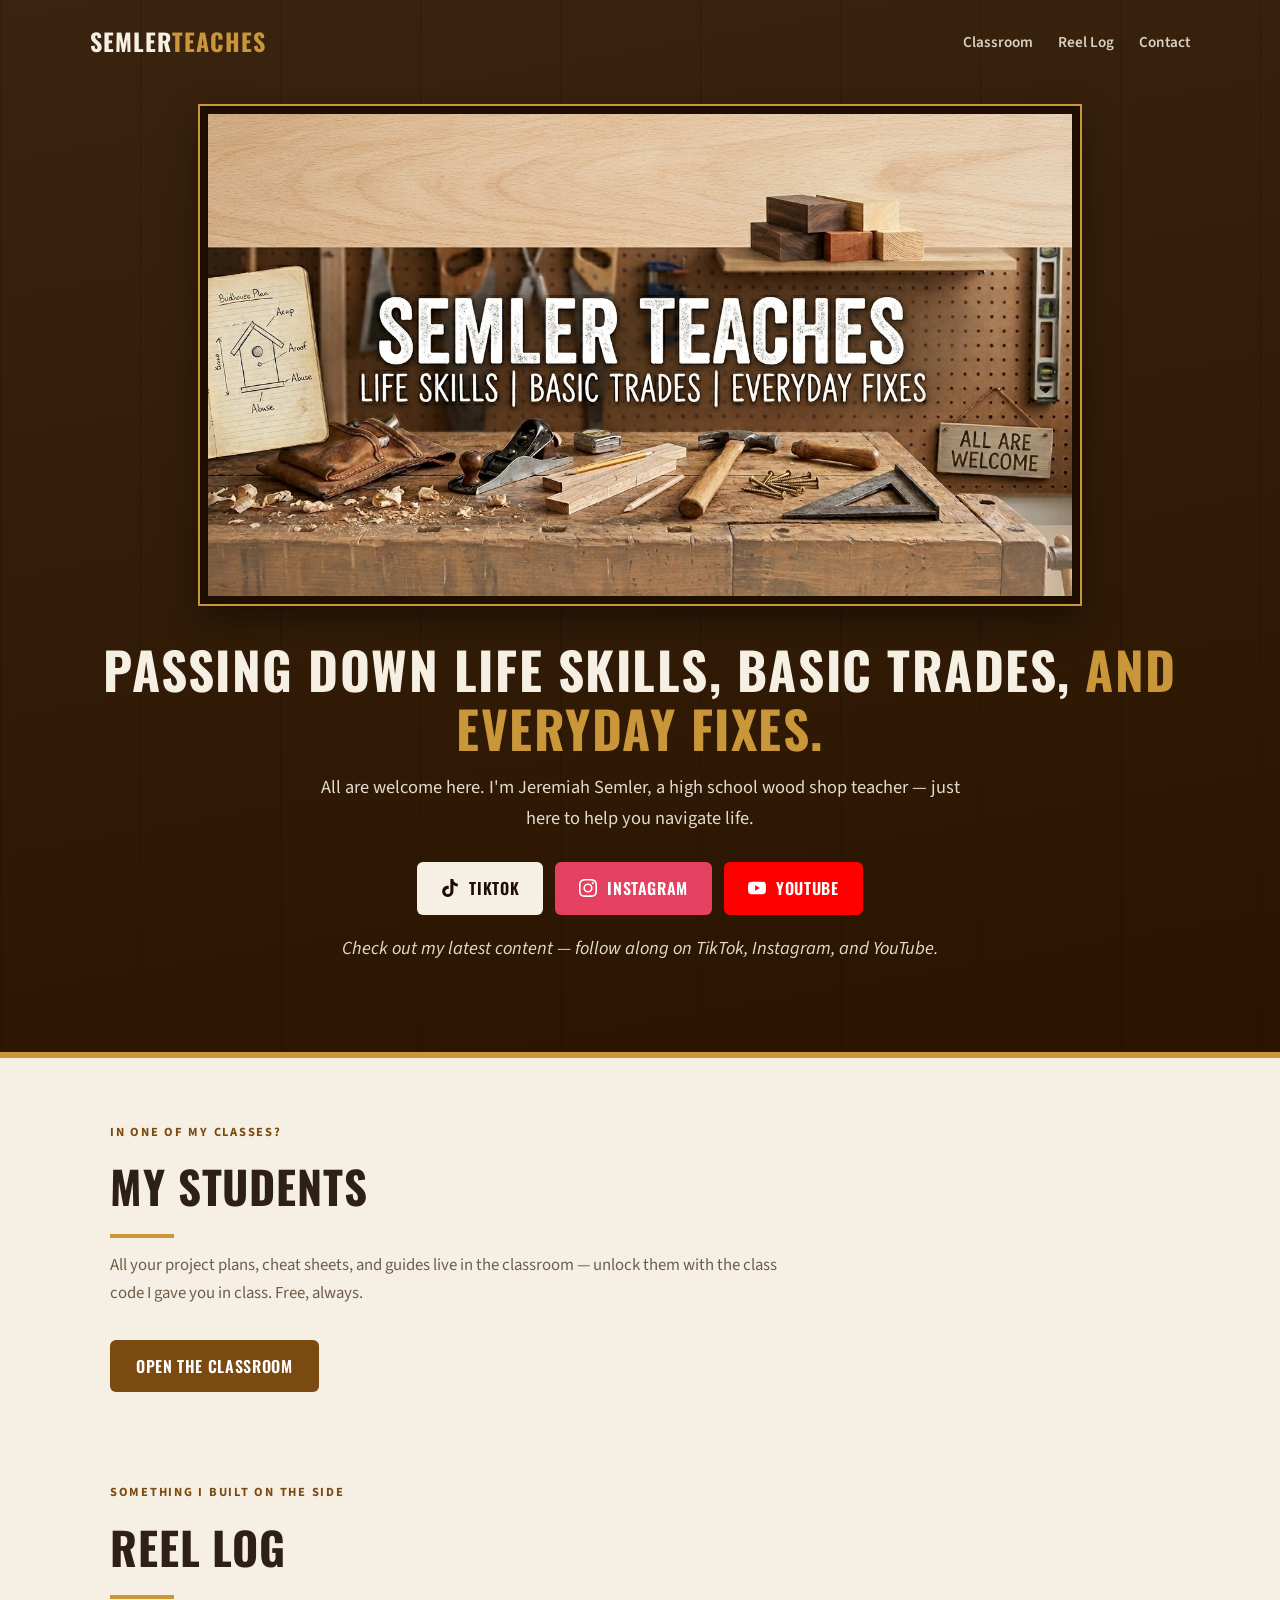
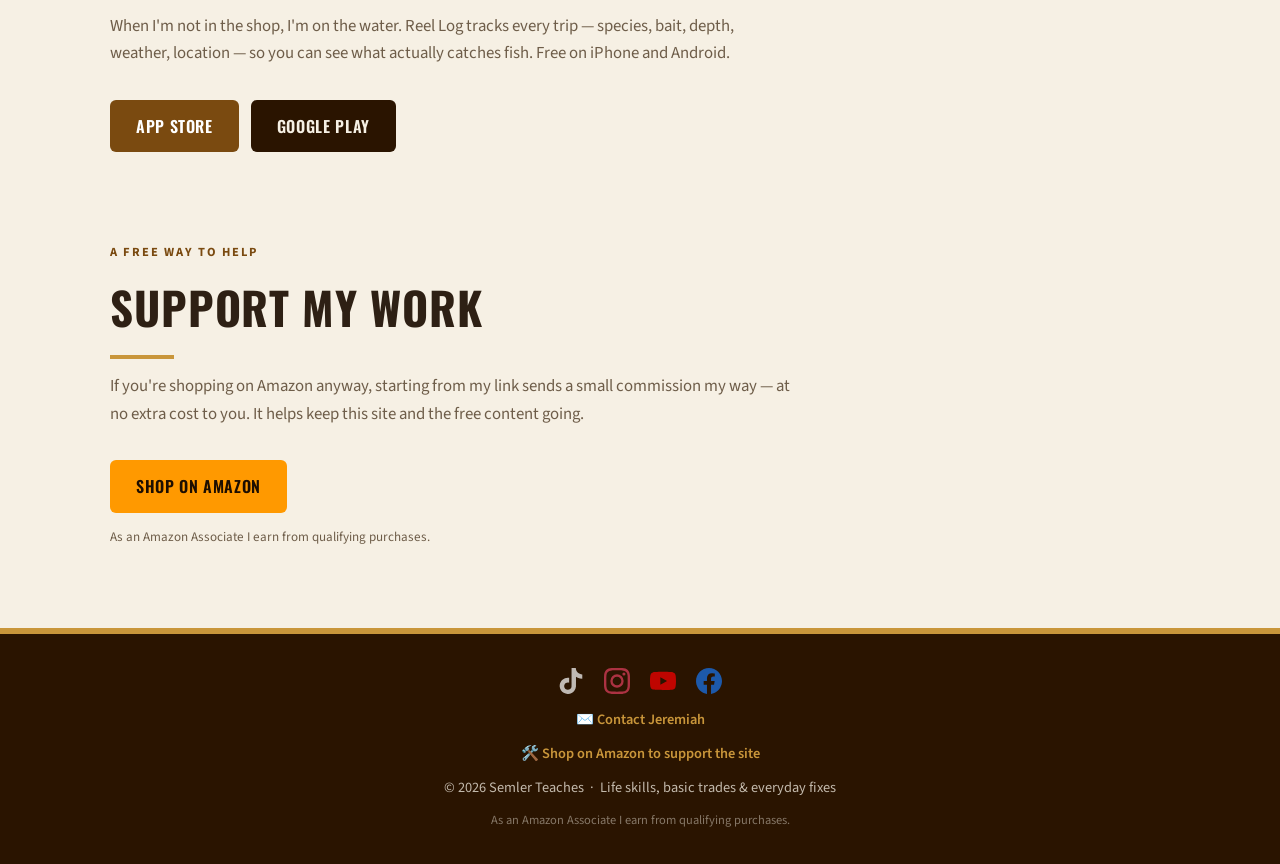
<file: index.html>
<!DOCTYPE html>
<html lang="en">
<head>
  <meta charset="UTF-8" />
  <meta name="viewport" content="width=device-width, initial-scale=1.0" />
  <link rel="icon" href="/favicon.svg" type="image/svg+xml" />
  <title>Semler Teaches | Life Skills, Basic Trades & Everyday Fixes</title>
  <meta name="description" content="Semler Teaches — a high school wood shop teacher sharing life skills, basic trades, and everyday fixes on TikTok, Instagram, and YouTube. Student classroom resources inside." />
  <link rel="canonical" href="https://semlerteaches.com/" />

  <!-- Open Graph / Twitter -->
  <meta property="og:type" content="website" />
  <meta property="og:site_name" content="Semler Teaches" />
  <meta property="og:title" content="Semler Teaches | Life Skills, Basic Trades & Everyday Fixes" />
  <meta property="og:description" content="A high school wood shop teacher sharing life skills, basic trades, and everyday fixes — plus student classroom resources." />
  <meta property="og:url" content="https://semlerteaches.com/" />
  <meta property="og:image" content="https://semlerteaches.com/images/shop-banner.jpg" />
  <meta name="twitter:card" content="summary_large_image" />
  <meta name="twitter:title" content="Semler Teaches | Life Skills, Basic Trades & Everyday Fixes" />
  <meta name="twitter:description" content="Life skills, basic trades, and everyday fixes from a real shop teacher — plus classroom resources." />
  <meta name="twitter:image" content="https://semlerteaches.com/images/shop-banner.jpg" />

  <!-- Teaching brand — WebSite + Person structured data -->
  <script type="application/ld+json">
  {
    "@context": "https://schema.org",
    "@graph": [
      {
        "@type": "WebSite",
        "@id": "https://semlerteaches.com/#website",
        "url": "https://semlerteaches.com/",
        "name": "Semler Teaches",
        "description": "Life skills, basic trades, and everyday fixes from a high school wood shop teacher."
      },
      {
        "@type": "Person",
        "@id": "https://semlerteaches.com/#jeremiah",
        "name": "Jeremiah Semler",
        "jobTitle": "High school wood shop teacher",
        "url": "https://semlerteaches.com/",
        "sameAs": [
          "https://tiktok.com/@semlerteaches",
          "https://instagram.com/semlerteaches",
          "https://youtube.com/@semlerteaches",
          "https://facebook.com/semlerteaches"
        ]
      }
    ]
  }
  </script>

  <link rel="preconnect" href="https://fonts.googleapis.com" />
  <link rel="preconnect" href="https://fonts.gstatic.com" crossorigin />
  <link href="https://fonts.googleapis.com/css2?family=Oswald:wght@500;600;700&family=Source+Sans+3:wght@400;600;700&display=swap" rel="stylesheet" />
  <style>
    :root {
      --bg: #f6f0e4;
      --text: #2e2014;
      --muted: #6e5d49;
      --card: #fffdf8;
      --wood: #7a4a10;
      --wood-mid: #9c6420;
      --wood-dark: #2a1400;
      --gold: #c9963a;
      --border: #e0d3bc;
      --cream: #f1e6d2;
    }

    * { box-sizing: border-box; margin: 0; padding: 0; }

    body {
      font-family: 'Source Sans 3', Georgia, serif;
      background: var(--bg);
      color: var(--text);
      line-height: 1.65;
    }

    h1, h2, h3, .logo, .section-title, .btn {
      font-family: 'Oswald', 'Arial Narrow', sans-serif;
    }

    /* ── Header ── */
    header {
      position: relative;
      background:
        repeating-linear-gradient(90deg, rgba(0,0,0,0.10) 0px, rgba(0,0,0,0.10) 2px, transparent 2px, transparent 140px),
        linear-gradient(170deg, #3a2410 0%, #2a1400 100%);
      color: #f6f0e4;
      padding: 22px 20px 0;
      border-bottom: 6px solid var(--gold);
    }

    .nav {
      max-width: 1100px;
      margin: 0 auto;
      display: flex;
      justify-content: space-between;
      align-items: center;
      gap: 16px;
      flex-wrap: wrap;
      padding-bottom: 18px;
    }

    .logo {
      font-size: 1.5rem;
      font-weight: 700;
      letter-spacing: 0.04em;
      text-transform: uppercase;
      text-decoration: none;
      color: #f6f0e4;
    }

    .logo span { color: var(--gold); }

    .nav-links a {
      color: rgba(246,240,228,0.85);
      text-decoration: none;
      margin-left: 22px;
      font-weight: 600;
      font-size: 0.95rem;
      transition: color 0.15s;
    }

    .nav-links a:hover { color: var(--gold); }

    .hero {
      max-width: 1100px;
      margin: 0 auto;
      padding: 26px 0 60px;
      text-align: center;
    }

    .hero-banner {
      display: block;
      width: 100%;
      height: auto;
      max-width: 880px;
      margin: 0 auto 36px;
      border: 8px solid #1d0e00;
      outline: 2px solid var(--gold);
      box-shadow: 0 14px 34px rgba(0,0,0,0.45);
    }

    .hero h1 {
      font-size: clamp(1.9rem, 4.5vw, 3.2rem);
      font-weight: 700;
      text-transform: uppercase;
      letter-spacing: 0.03em;
      line-height: 1.15;
      margin-bottom: 14px;
    }

    .hero h1 em { font-style: normal; color: var(--gold); }

    .hero p {
      font-size: 1.15rem;
      max-width: 640px;
      margin: 0 auto 28px;
      opacity: 0.9;
      line-height: 1.7;
    }

    /* ── Follow buttons (hero) ── */
    .follow-row {
      display: flex;
      gap: 12px;
      flex-wrap: wrap;
      justify-content: center;
      margin-bottom: 18px;
    }

    .follow-btn {
      display: inline-flex;
      align-items: center;
      gap: 10px;
      padding: 13px 24px;
      border-radius: 6px;
      text-decoration: none;
      font-family: 'Oswald', sans-serif;
      font-weight: 600;
      font-size: 1rem;
      letter-spacing: 0.04em;
      text-transform: uppercase;
      transition: transform 0.12s, box-shadow 0.12s;
    }

    .follow-btn:hover { transform: translateY(-2px); box-shadow: 0 8px 20px rgba(0,0,0,0.35); }
    .fb-tiktok    { background: #f6f0e4; color: #1d0e00; }
    .fb-instagram { background: #E4405F; color: #fff; }
    .fb-youtube   { background: #FF0000; color: #fff; }

    .hero-note {
      font-size: 0.92rem;
      opacity: 0.65;
      font-style: italic;
    }

    .button-row {
      display: flex;
      gap: 12px;
      flex-wrap: wrap;
      justify-content: center;
    }

    .btn {
      display: inline-block;
      padding: 13px 26px;
      border-radius: 6px;
      text-decoration: none;
      font-weight: 600;
      font-size: 1rem;
      letter-spacing: 0.04em;
      text-transform: uppercase;
      transition: transform 0.12s, box-shadow 0.12s, background 0.12s;
    }

    .btn:hover { transform: translateY(-1px); box-shadow: 0 6px 18px rgba(0,0,0,0.22); }
    .btn-gold    { background: var(--gold); color: #2a1400; }
    .btn-outline-light { background: transparent; color: #f6f0e4; border: 2px solid rgba(246,240,228,0.6); }
    .btn-wood    { background: var(--wood); color: #fff; }
    .btn-dark    { background: var(--wood-dark); color: #f6f0e4; }
    .btn-amazon  { background: #ff9900; color: #1d0e00; }

    /* ── Main ── */
    main {
      max-width: 1100px;
      margin: 0 auto;
      padding: 64px 20px 80px;
    }

    /* Even breathing room between top-level sections */
    main > section { margin-bottom: 90px; }
    main > section:last-child { margin-bottom: 0; }

    .section-label {
      font-size: 0.78rem;
      font-weight: 700;
      text-transform: uppercase;
      letter-spacing: 0.14em;
      color: var(--wood);
      margin-bottom: 8px;
    }

    .section-title {
      font-size: clamp(2rem, 4vw, 2.8rem);
      font-weight: 700;
      text-transform: uppercase;
      letter-spacing: 0.02em;
      margin-bottom: 10px;
    }

    .section-title::after {
      content: "";
      display: block;
      width: 64px;
      height: 4px;
      background: var(--gold);
      margin-top: 10px;
    }

    .section-subtitle {
      color: var(--muted);
      max-width: 680px;
      margin: 14px 0 32px;
      font-size: 1.05rem;
    }

    /* ── Door cards ── */
    .grid-3 {
      display: grid;
      grid-template-columns: repeat(3, 1fr);
      gap: 18px;
      margin-bottom: 64px;
    }

    .grid-2x2 {
      display: grid;
      grid-template-columns: 1fr 1fr;
      gap: 18px;
      margin-bottom: 64px;
    }

    .card {
      background: var(--card);
      border: 1px solid var(--border);
      border-top: 5px solid var(--wood);
      border-radius: 8px;
      padding: 26px 26px 24px;
      box-shadow: 0 3px 12px rgba(46,32,20,0.08);
      transition: box-shadow 0.15s, transform 0.15s;
      display: flex;
      flex-direction: column;
    }

    .card:hover { transform: translateY(-2px); box-shadow: 0 10px 26px rgba(46,32,20,0.16); }

    .card h3 {
      font-size: 1.15rem;
      font-weight: 600;
      text-transform: uppercase;
      letter-spacing: 0.03em;
      margin-bottom: 8px;
    }

    .card p {
      color: var(--muted);
      font-size: 0.95rem;
      margin-bottom: 18px;
      line-height: 1.6;
      flex: 1;
    }

    .card .btn { align-self: flex-start; font-size: 0.9rem; padding: 10px 20px; }

    /* ── Feature row (Reel Log) ── */
    .feature {
      background: var(--card);
      border: 1px solid var(--border);
      border-left: 6px solid var(--gold);
      border-radius: 8px;
      padding: 40px;
      display: grid;
      grid-template-columns: 1.15fr 0.85fr;
      gap: 40px;
      align-items: center;
      margin-bottom: 64px;
      box-shadow: 0 3px 12px rgba(46,32,20,0.07);
    }

    .feature h2 {
      font-size: clamp(1.4rem, 2.5vw, 1.9rem);
      font-weight: 600;
      text-transform: uppercase;
      letter-spacing: 0.02em;
      margin-bottom: 12px;
    }

    .feature p {
      color: var(--muted);
      margin-bottom: 16px;
      line-height: 1.7;
    }

    .feature .button-row { justify-content: flex-start; }

    .visual-panel {
      border-radius: 8px;
      overflow: hidden;
      background: #1d0e00;
      border: 4px solid #1d0e00;
      box-shadow: 0 14px 34px rgba(0,0,0,0.25);
    }

    .visual-panel img {
      width: 100%;
      height: auto;
      display: block;
      object-fit: contain;
      padding: 8px;
      background: #1d0e00;
    }

    /* ── Amazon support box ── */
    .support-box {
      background: var(--card);
      color: var(--text);
      border-radius: 8px;
      border: 1px solid var(--border);
      border-left: 6px solid var(--gold);
      padding: 26px 30px;
      display: grid;
      grid-template-columns: 1fr auto;
      gap: 28px;
      align-items: center;
      margin-bottom: 64px;
      box-shadow: 0 3px 12px rgba(46,32,20,0.08);
    }

    .support-box h2 {
      font-family: 'Oswald', sans-serif;
      font-size: 1.35rem;
      font-weight: 600;
      text-transform: uppercase;
      letter-spacing: 0.03em;
      margin-bottom: 6px;
      color: var(--wood);
    }

    .support-box p { color: var(--muted); font-size: 0.98rem; max-width: 560px; }
    .support-box .disclosure { font-size: 0.8rem; color: var(--muted); opacity: 0.8; margin-top: 8px; }

    /* ── Social cards ── */
    .social-grid {
      display: grid;
      grid-template-columns: repeat(3, 1fr);
      gap: 18px;
      margin-bottom: 64px;
    }

    .social-card {
      background: var(--card);
      border: 1px solid var(--border);
      border-top: 5px solid var(--gold);
      border-radius: 8px;
      padding: 28px 30px;
      box-shadow: 0 3px 12px rgba(46,32,20,0.07);
    }

    .social-card h3 {
      font-size: 1.15rem;
      font-weight: 600;
      text-transform: uppercase;
      letter-spacing: 0.03em;
      margin-bottom: 8px;
    }
    .social-card p { color: var(--muted); margin-bottom: 18px; font-size: 0.95rem; }

    .social-links { display: flex; flex-wrap: wrap; gap: 10px; }

    .social-links a {
      display: inline-block;
      padding: 9px 16px;
      border-radius: 6px;
      background: var(--cream);
      color: var(--wood-dark);
      text-decoration: none;
      font-weight: 700;
      font-size: 0.88rem;
      border: 1px solid var(--border);
      transition: background 0.12s, border-color 0.12s;
    }

    .social-links a:hover { background: #e9dcc4; border-color: var(--wood); }

    /* ── CTA banner ── */
    .cta-banner {
      background:
        repeating-linear-gradient(90deg, rgba(0,0,0,0.07) 0px, rgba(0,0,0,0.07) 2px, transparent 2px, transparent 120px),
        linear-gradient(135deg, #3a2410, #2a1400);
      color: #f6f0e4;
      padding: 44px 48px;
      border-radius: 8px;
      display: grid;
      grid-template-columns: 1fr auto;
      gap: 32px;
      align-items: center;
      box-shadow: 0 10px 30px rgba(0,0,0,0.18);
    }

    .cta-banner h2 {
      font-size: 1.6rem;
      font-weight: 600;
      text-transform: uppercase;
      letter-spacing: 0.03em;
      margin-bottom: 8px;
    }
    .cta-banner p { opacity: 0.88; font-size: 1rem; }

    /* Light variant so consecutive CTAs don't all read as dark boxes */
    .cta-banner.light {
      background: var(--card);
      color: var(--text);
      border: 1px solid var(--border);
      border-left: 6px solid var(--gold);
      box-shadow: 0 3px 12px rgba(46,32,20,0.08);
    }
    .cta-banner.light h2 { color: var(--wood); }
    .cta-banner.light p { color: var(--muted); opacity: 1; }

    /* ── Footer ── */
    footer {
      border-top: 6px solid var(--gold);
      background: #2a1400;
      padding: 34px 20px;
      color: rgba(246,240,228,0.75);
      text-align: center;
      font-size: 0.9rem;
    }

    footer a { color: var(--gold); text-decoration: none; font-weight: 600; }
    footer a:hover { text-decoration: underline; }
    footer .disclosure { font-size: 0.78rem; opacity: 0.6; margin-top: 10px; }

    /* ── Responsive ── */
    @media (max-width: 900px) {
      .grid-3, .social-grid { grid-template-columns: 1fr 1fr; }
      .feature, .cta-banner, .support-box { grid-template-columns: 1fr; }
      .cta-banner, .support-box { text-align: center; }
      .cta-banner .button-row, .support-box .button-row { justify-content: center; }
    }

    @media (max-width: 640px) {
      .nav-links a { margin-left: 14px; font-size: 0.85rem; }
      .hero { padding: 16px 0 48px; }
      .grid-3, .grid-2x2, .social-grid { grid-template-columns: 1fr; }
      .cta-banner, .support-box { padding: 30px 24px; }
      .follow-btn { width: 100%; justify-content: center; }
    }
  </style>
</head>
<body>

  <header>
    <div class="nav">
      <a class="logo" href="index.html">Semler<span>Teaches</span></a>
      <nav class="nav-links">
        <a href="classroom.html">Classroom</a>
        <a href="#app">Reel Log</a>
        <a href="mailto:jscrossing@gmail.com">Contact</a>
      </nav>
    </div>

    <section class="hero">
      <img class="hero-banner" src="images/shop-banner.jpg" width="1376" height="768" alt="Semler Teaches — Life Skills, Basic Trades, Everyday Fixes. A wood shop workbench with hand tools." />
      <h1>Passing down life skills, basic trades, <em>and everyday fixes.</em></h1>
      <p>
        All are welcome here. I'm Jeremiah Semler, a high school wood shop teacher — just here to help you navigate life.
      </p>
      <div class="follow-row">
        <a class="follow-btn fb-tiktok" href="https://tiktok.com/@semlerteaches" target="_blank" rel="noopener"><svg xmlns="http://www.w3.org/2000/svg" width="18" height="18" viewBox="0 0 24 24"><path fill="#1d0e00" d="M12.525.02c1.31-.02 2.61-.01 3.91-.02.08 1.53.63 3.09 1.75 4.17 1.12 1.11 2.7 1.62 4.24 1.79v4.03c-1.44-.05-2.89-.35-4.2-.97-.57-.26-1.1-.59-1.62-.93-.01 2.92.01 5.84-.02 8.75-.08 1.4-.54 2.79-1.35 3.94-1.31 1.92-3.58 3.17-5.91 3.21-1.43.08-2.86-.31-4.08-1.03-2.02-1.19-3.44-3.37-3.65-5.71-.02-.5-.03-1-.01-1.49.18-1.9 1.12-3.72 2.58-4.96 1.66-1.44 3.98-2.13 6.15-1.72.02 1.48-.04 2.96-.04 4.44-.99-.32-2.15-.23-3.02.37-.63.41-1.11 1.04-1.36 1.75-.21.51-.15 1.07-.14 1.61.24 1.64 1.82 3.02 3.5 2.87 1.12-.01 2.19-.66 2.77-1.61.19-.33.4-.67.41-1.06.1-1.79.06-3.57.07-5.36.01-4.03-.01-8.05.02-12.07z"/></svg>TikTok</a>
        <a class="follow-btn fb-instagram" href="https://instagram.com/semlerteaches" target="_blank" rel="noopener"><svg xmlns="http://www.w3.org/2000/svg" width="18" height="18" viewBox="0 0 24 24"><path fill="#ffffff" d="M12 2.163c3.204 0 3.584.012 4.85.07 3.252.148 4.771 1.691 4.919 4.919.058 1.265.069 1.645.069 4.849 0 3.205-.012 3.584-.069 4.849-.149 3.225-1.664 4.771-4.919 4.919-1.266.058-1.644.07-4.85.07-3.204 0-3.584-.012-4.849-.07-3.26-.149-4.771-1.699-4.919-4.92-.058-1.265-.07-1.644-.07-4.849 0-3.204.013-3.583.07-4.849.149-3.227 1.664-4.771 4.919-4.919 1.266-.057 1.645-.069 4.849-.069zM12 0C8.741 0 8.333.014 7.053.072 2.695.272.273 2.69.073 7.052.014 8.333 0 8.741 0 12c0 3.259.014 3.668.072 4.948.2 4.358 2.618 6.78 6.98 6.98C8.333 23.986 8.741 24 12 24c3.259 0 3.668-.014 4.948-.072 4.354-.2 6.782-2.618 6.979-6.98.059-1.28.073-1.689.073-4.948 0-3.259-.014-3.667-.072-4.947-.196-4.354-2.617-6.78-6.979-6.98C15.668.014 15.259 0 12 0zm0 5.838a6.162 6.162 0 1 0 0 12.324 6.162 6.162 0 0 0 0-12.324zM12 16a4 4 0 1 1 0-8 4 4 0 0 1 0 8zm6.406-11.845a1.44 1.44 0 1 0 0 2.881 1.44 1.44 0 0 0 0-2.881z"/></svg>Instagram</a>
        <a class="follow-btn fb-youtube" href="https://youtube.com/@semlerteaches" target="_blank" rel="noopener"><svg xmlns="http://www.w3.org/2000/svg" width="18" height="18" viewBox="0 0 24 24"><path fill="#ffffff" d="M23.498 6.186a3.016 3.016 0 0 0-2.122-2.136C19.505 3.545 12 3.545 12 3.545s-7.505 0-9.377.505A3.017 3.017 0 0 0 .502 6.186C0 8.07 0 12 0 12s0 3.93.502 5.814a3.016 3.016 0 0 0 2.122 2.136c1.871.505 9.376.505 9.376.505s7.505 0 9.377-.505a3.015 3.015 0 0 0 2.122-2.136C24 15.93 24 12 24 12s0-3.93-.502-5.814zM9.545 15.568V8.432L15.818 12l-6.273 3.568z"/></svg>YouTube</a>
      </div>
      <p class="hero-note">Check out my latest content — follow along on TikTok, Instagram, and YouTube.</p>
    </section>
  </header>

  <main>

    <!-- My Students -->
    <section>
      <p class="section-label">In one of my classes?</p>
      <h2 class="section-title">My Students</h2>
      <p class="section-subtitle">All your project plans, cheat sheets, and guides live in the classroom — unlock them with the class code I gave you in class. Free, always.</p>
      <div class="button-row" style="justify-content:flex-start;">
        <a class="btn btn-wood" href="classroom.html">Open the Classroom</a>
      </div>
    </section>

    <!-- Reel Log (compact mention) -->
    <section id="app">
      <p class="section-label">Something I built on the side</p>
      <h2 class="section-title">Reel Log</h2>
      <p class="section-subtitle">When I'm not in the shop, I'm on the water. Reel Log tracks every trip — species, bait, depth, weather, location — so you can see what actually catches fish. Free on iPhone and Android.</p>
      <div class="button-row" style="justify-content:flex-start;">
        <a class="btn btn-wood" href="https://apps.apple.com/us/app/reel-log/id6761637278" target="_blank" rel="noopener">App Store</a>
        <a class="btn btn-dark" href="https://play.google.com/store/apps/details?id=com.reellogapp.ios" target="_blank" rel="noopener">Google Play</a>
      </div>
    </section>

    <!-- Support My Work (Amazon affiliate) -->
    <section>
      <p class="section-label">A free way to help</p>
      <h2 class="section-title">Support My Work</h2>
      <p class="section-subtitle">If you're shopping on Amazon anyway, starting from my link sends a small commission my way — at no extra cost to you. It helps keep this site and the free content going.</p>
      <div class="button-row" style="justify-content:flex-start;">
        <a class="btn btn-amazon" href="https://amzn.to/4e2d30a" target="_blank" rel="sponsored noopener">Shop on Amazon</a>
      </div>
      <p class="disclosure" style="color: var(--muted); font-size: 0.82rem; margin-top: 14px;">As an Amazon Associate I earn from qualifying purchases.</p>
    </section>

  </main>

  <footer>
    <div style="display:flex;justify-content:center;gap:20px;flex-wrap:wrap;margin-bottom:14px;align-items:center;">
      <a href="https://tiktok.com/@semlerteaches" target="_blank" rel="noopener" title="TikTok" style="display:inline-flex;align-items:center;opacity:0.7;transition:opacity 0.15s;" onmouseover="this.style.opacity=1" onmouseout="this.style.opacity=0.7"><svg xmlns="http://www.w3.org/2000/svg" width="26" height="26" viewBox="0 0 24 24"><path fill="#ffffff" d="M12.525.02c1.31-.02 2.61-.01 3.91-.02.08 1.53.63 3.09 1.75 4.17 1.12 1.11 2.7 1.62 4.24 1.79v4.03c-1.44-.05-2.89-.35-4.2-.97-.57-.26-1.1-.59-1.62-.93-.01 2.92.01 5.84-.02 8.75-.08 1.4-.54 2.79-1.35 3.94-1.31 1.92-3.58 3.17-5.91 3.21-1.43.08-2.86-.31-4.08-1.03-2.02-1.19-3.44-3.37-3.65-5.71-.02-.5-.03-1-.01-1.49.18-1.9 1.12-3.72 2.58-4.96 1.66-1.44 3.98-2.13 6.15-1.72.02 1.48-.04 2.96-.04 4.44-.99-.32-2.15-.23-3.02.37-.63.41-1.11 1.04-1.36 1.75-.21.51-.15 1.07-.14 1.61.24 1.64 1.82 3.02 3.5 2.87 1.12-.01 2.19-.66 2.77-1.61.19-.33.4-.67.41-1.06.1-1.79.06-3.57.07-5.36.01-4.03-.01-8.05.02-12.07z"/></svg></a>
      <a href="https://instagram.com/semlerteaches" target="_blank" rel="noopener" title="Instagram" style="display:inline-flex;align-items:center;opacity:0.7;transition:opacity 0.15s;" onmouseover="this.style.opacity=1" onmouseout="this.style.opacity=0.7"><svg xmlns="http://www.w3.org/2000/svg" width="26" height="26" viewBox="0 0 24 24"><path fill="#E4405F" d="M12 2.163c3.204 0 3.584.012 4.85.07 3.252.148 4.771 1.691 4.919 4.919.058 1.265.069 1.645.069 4.849 0 3.205-.012 3.584-.069 4.849-.149 3.225-1.664 4.771-4.919 4.919-1.266.058-1.644.07-4.85.07-3.204 0-3.584-.012-4.849-.07-3.26-.149-4.771-1.699-4.919-4.92-.058-1.265-.07-1.644-.07-4.849 0-3.204.013-3.583.07-4.849.149-3.227 1.664-4.771 4.919-4.919 1.266-.057 1.645-.069 4.849-.069zM12 0C8.741 0 8.333.014 7.053.072 2.695.272.273 2.69.073 7.052.014 8.333 0 8.741 0 12c0 3.259.014 3.668.072 4.948.2 4.358 2.618 6.78 6.98 6.98C8.333 23.986 8.741 24 12 24c3.259 0 3.668-.014 4.948-.072 4.354-.2 6.782-2.618 6.979-6.98.059-1.28.073-1.689.073-4.948 0-3.259-.014-3.667-.072-4.947-.196-4.354-2.617-6.78-6.979-6.98C15.668.014 15.259 0 12 0zm0 5.838a6.162 6.162 0 1 0 0 12.324 6.162 6.162 0 0 0 0-12.324zM12 16a4 4 0 1 1 0-8 4 4 0 0 1 0 8zm6.406-11.845a1.44 1.44 0 1 0 0 2.881 1.44 1.44 0 0 0 0-2.881z"/></svg></a>
      <a href="https://youtube.com/@semlerteaches" target="_blank" rel="noopener" title="YouTube" style="display:inline-flex;align-items:center;opacity:0.7;transition:opacity 0.15s;" onmouseover="this.style.opacity=1" onmouseout="this.style.opacity=0.7"><svg xmlns="http://www.w3.org/2000/svg" width="26" height="26" viewBox="0 0 24 24"><path fill="#FF0000" d="M23.498 6.186a3.016 3.016 0 0 0-2.122-2.136C19.505 3.545 12 3.545 12 3.545s-7.505 0-9.377.505A3.017 3.017 0 0 0 .502 6.186C0 8.07 0 12 0 12s0 3.93.502 5.814a3.016 3.016 0 0 0 2.122 2.136c1.871.505 9.376.505 9.376.505s7.505 0 9.377-.505a3.015 3.015 0 0 0 2.122-2.136C24 15.93 24 12 24 12s0-3.93-.502-5.814zM9.545 15.568V8.432L15.818 12l-6.273 3.568z"/></svg></a>
      <a href="https://facebook.com/semlerteaches" target="_blank" rel="noopener" title="Facebook" style="display:inline-flex;align-items:center;opacity:0.7;transition:opacity 0.15s;" onmouseover="this.style.opacity=1" onmouseout="this.style.opacity=0.7"><svg xmlns="http://www.w3.org/2000/svg" width="26" height="26" viewBox="0 0 24 24"><path fill="#1877F2" d="M24 12.073c0-6.627-5.373-12-12-12s-12 5.373-12 12c0 5.99 4.388 10.954 10.125 11.854v-8.385H7.078v-3.47h3.047V9.43c0-3.007 1.792-4.669 4.533-4.669 1.312 0 2.686.235 2.686.235v2.953H15.83c-1.491 0-1.956.925-1.956 1.874v2.25h3.328l-.532 3.47h-2.796v8.385C19.612 23.027 24 18.062 24 12.073z"/></svg></a>
    </div>
    <div style="margin-bottom:10px;"><a href="mailto:jscrossing@gmail.com">✉️ Contact Jeremiah</a></div>
    <div style="margin-bottom:10px;"><a href="https://amzn.to/4e2d30a" target="_blank" rel="sponsored noopener">🛠️ Shop on Amazon to support the site</a></div>
    &copy; 2026 Semler Teaches &nbsp;·&nbsp; Life skills, basic trades &amp; everyday fixes
    <p class="disclosure">As an Amazon Associate I earn from qualifying purchases.</p>
  </footer>

</body>
</html>
</file>
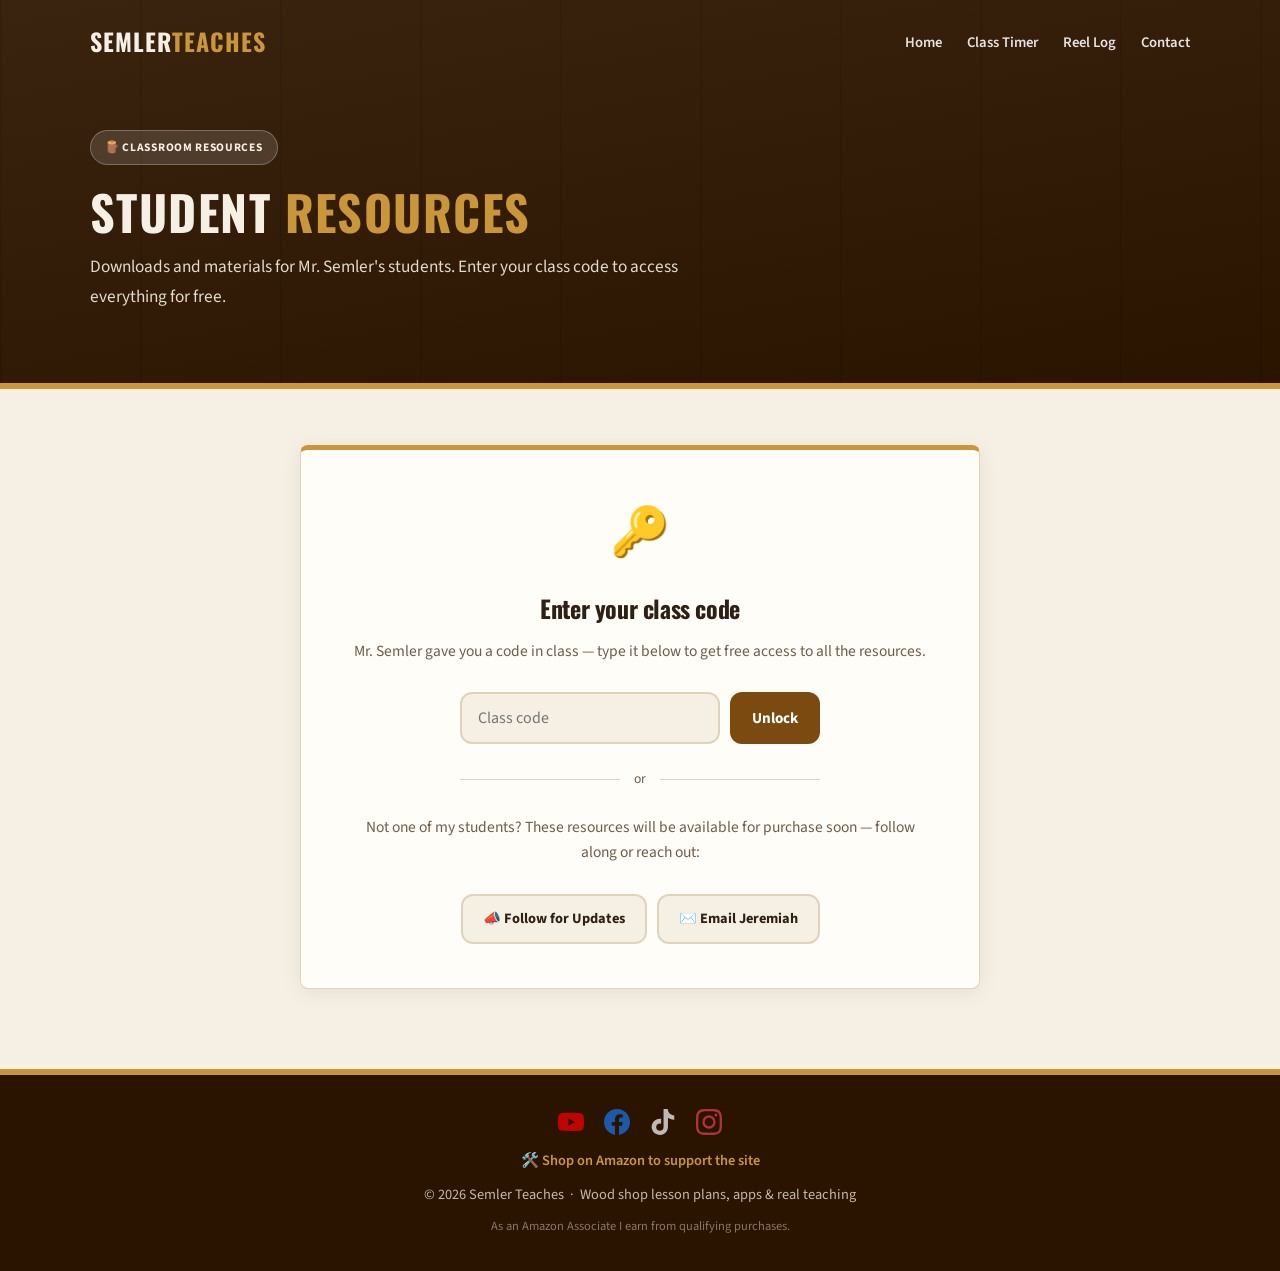
<file: classroom.html>
<!DOCTYPE html>
<html lang="en">
<head>
  <meta charset="UTF-8" />
  <meta name="viewport" content="width=device-width, initial-scale=1.0" />
  <link rel="icon" href="/favicon.svg" type="image/svg+xml" />
  <title>Classroom Resources | Semler Teaches</title>
  <meta name="description" content="Student and classroom resources from Semler Teaches." />
  <meta name="robots" content="noindex, follow" />
  <link rel="canonical" href="https://semlerteaches.com/classroom.html" />
  <meta property="og:type" content="website" />
  <meta property="og:site_name" content="Semler Teaches" />
  <meta property="og:title" content="Classroom Resources | Semler Teaches" />
  <meta property="og:description" content="Student and classroom resources from Semler Teaches." />
  <meta property="og:url" content="https://semlerteaches.com/classroom.html" />
  <meta property="og:image" content="https://semlerteaches.com/images/shop-banner.jpg" />
  <link rel="preconnect" href="https://fonts.googleapis.com" />
  <link rel="preconnect" href="https://fonts.gstatic.com" crossorigin />
  <link href="https://fonts.googleapis.com/css2?family=Oswald:wght@500;600;700&family=Source+Sans+3:wght@400;600;700&display=swap" rel="stylesheet" />
  <style>
    :root {
      --bg: #f6f0e4;
      --text: #2e2014;
      --muted: #6e5d49;
      --card: #fffdf8;
      --accent: #7a4a10;
      --accent-dark: #2a1400;
      --gold: #c9963a;
      --border: #e0d3bc;
      --cream: #f1e6d2;
    }

    * { box-sizing: border-box; margin: 0; padding: 0; }

    body {
      font-family: 'Source Sans 3', Georgia, serif;
      background: var(--bg);
      color: var(--text);
      line-height: 1.65;
    }

    h1, h2, h3, .logo {
      font-family: 'Oswald', 'Arial Narrow', sans-serif;
    }

    /* ── Header ── */
    header {
      position: relative;
      overflow: hidden;
      background:
        repeating-linear-gradient(90deg, rgba(0,0,0,0.10) 0px, rgba(0,0,0,0.10) 2px, transparent 2px, transparent 140px),
        linear-gradient(170deg, #3a2410 0%, #2a1400 100%);
      color: #f6f0e4;
      padding: 22px 20px 0;
      border-bottom: 6px solid var(--gold);
    }

    .nav {
      position: relative;
      z-index: 2;
      max-width: 1100px;
      margin: 0 auto;
      display: flex;
      justify-content: space-between;
      align-items: center;
      gap: 16px;
      flex-wrap: wrap;
      padding-bottom: 8px;
    }

    .logo {
      font-size: 1.5rem;
      font-weight: 700;
      letter-spacing: 0.04em;
      text-transform: uppercase;
      text-decoration: none;
      color: #f6f0e4;
    }

    .logo span { color: var(--gold); }

    .nav-links a {
      color: rgba(255,255,255,0.88);
      text-decoration: none;
      margin-left: 22px;
      font-weight: 600;
      font-size: 0.92rem;
      transition: color 0.15s;
    }

    .nav-links a:hover { color: white; }

    .hero {
      position: relative;
      z-index: 2;
      max-width: 1100px;
      margin: 0 auto;
      padding: 60px 0 72px;
    }

    .hero-badge {
      display: inline-flex;
      align-items: center;
      gap: 8px;
      padding: 7px 14px;
      border-radius: 999px;
      background: rgba(255,255,255,0.13);
      border: 1px solid rgba(255,255,255,0.25);
      font-weight: 700;
      letter-spacing: 0.06em;
      text-transform: uppercase;
      font-size: 0.72rem;
      margin-bottom: 20px;
    }

    .hero h1 {
      font-size: clamp(2rem, 4vw, 3rem);
      font-weight: 700;
      text-transform: uppercase;
      letter-spacing: 0.03em;
      line-height: 1.12;
      margin-bottom: 14px;
    }

    .hero h1 em { font-style: normal; color: var(--gold); }

    .hero p {
      font-size: 1.08rem;
      max-width: 600px;
      opacity: 0.9;
      line-height: 1.7;
    }

    /* ── Main ── */
    main {
      max-width: 720px;
      margin: 0 auto;
      padding: 56px 20px 80px;
    }

    /* ── Gate ── */
    #gate {
      background: var(--card);
      border: 1px solid var(--border);
      border-top: 5px solid var(--gold);
      border-radius: 8px;
      padding: 44px 48px;
      box-shadow: 0 4px 20px rgba(0,0,0,0.07);
      text-align: center;
    }

    #gate .gate-icon { font-size: 3rem; margin-bottom: 16px; }

    #gate h2 {
      font-size: 1.5rem;
      font-weight: 800;
      letter-spacing: -0.4px;
      margin-bottom: 10px;
    }

    #gate p {
      color: var(--muted);
      margin-bottom: 28px;
      font-size: 0.97rem;
    }

    .code-form {
      display: flex;
      gap: 10px;
      max-width: 360px;
      margin: 0 auto 24px;
    }

    .code-input {
      flex: 1;
      padding: 13px 16px;
      border: 2px solid var(--border);
      border-radius: 12px;
      font-size: 1rem;
      font-family: 'Source Sans 3', sans-serif;
      color: var(--text);
      background: var(--bg);
      transition: border-color 0.15s;
      outline: none;
    }

    .code-input:focus { border-color: var(--accent); }
    .code-input.error { border-color: #c0392b; }

    .btn-submit {
      padding: 13px 22px;
      background: var(--accent);
      color: white;
      border: none;
      border-radius: 12px;
      font-size: 0.95rem;
      font-weight: 700;
      font-family: 'Source Sans 3', sans-serif;
      cursor: pointer;
      transition: background 0.15s;
      white-space: nowrap;
    }

    .btn-submit:hover { background: var(--accent-dark); }

    .error-msg {
      color: #c0392b;
      font-size: 0.88rem;
      font-weight: 600;
      margin-bottom: 16px;
      display: none;
    }

    .divider {
      display: flex;
      align-items: center;
      gap: 14px;
      margin: 0 auto 24px;
      max-width: 360px;
      color: var(--muted);
      font-size: 0.85rem;
    }

    .divider::before, .divider::after {
      content: "";
      flex: 1;
      height: 1px;
      background: var(--border);
    }

    .no-code-label {
      color: var(--muted);
      font-size: 0.88rem;
      margin-bottom: 14px;
    }

    .store-btns {
      display: flex;
      gap: 10px;
      justify-content: center;
      flex-wrap: wrap;
    }

    .store-btn {
      display: inline-flex;
      align-items: center;
      gap: 8px;
      padding: 11px 20px;
      border-radius: 12px;
      text-decoration: none;
      font-weight: 700;
      font-size: 0.9rem;
      border: 2px solid var(--border);
      background: var(--bg);
      color: var(--text);
      transition: border-color 0.15s, box-shadow 0.15s;
    }

    .store-btn:hover { border-color: var(--accent); box-shadow: 0 4px 12px rgba(0,0,0,0.08); }

    /* ── Resources (hidden until unlocked) ── */
    #resources { display: none; }

    .resources-header {
      margin-bottom: 32px;
    }

    .section-label {
      font-size: 0.75rem;
      font-weight: 700;
      text-transform: uppercase;
      letter-spacing: 0.1em;
      color: var(--accent);
      margin-bottom: 8px;
    }

    .resources-header h2 {
      font-size: clamp(2rem, 4vw, 2.8rem);
      font-weight: 700;
      font-weight: 800;
      letter-spacing: -0.4px;
      margin-bottom: 8px;
    }

    .resources-header p { color: var(--muted); font-size: 0.97rem; }

    .category { margin-bottom: 36px; }
    .category:last-child { margin-bottom: 0; }

    .category-title {
      font-family: 'Oswald', 'Arial Narrow', sans-serif;
      font-size: 1.35rem;
      font-weight: 700;
      text-transform: uppercase;
      letter-spacing: 0.04em;
      color: var(--accent);
      margin-bottom: 14px;
      padding-bottom: 8px;
      border-bottom: 2px solid var(--gold);
    }

    .resource-list { display: flex; flex-direction: column; gap: 12px; }

    .resource-item {
      background: var(--card);
      border: 1px solid var(--border);
      border-left: 5px solid var(--wood, #7a4a10);
      border-radius: 8px;
      padding: 20px 24px;
      display: flex;
      align-items: center;
      gap: 18px;
      box-shadow: 0 2px 8px rgba(0,0,0,0.04);
      transition: box-shadow 0.15s, transform 0.15s;
    }

    .resource-item:hover { transform: translateY(-1px); box-shadow: 0 6px 18px rgba(0,0,0,0.09); }

    .resource-icon { font-size: 2rem; flex-shrink: 0; }

    .resource-info { flex: 1; }

    .resource-info h3 {
      font-size: 1rem;
      font-weight: 700;
      margin-bottom: 3px;
    }

    .resource-info p {
      color: var(--muted);
      font-size: 0.88rem;
    }

    .btn-download {
      display: inline-block;
      padding: 9px 18px;
      background: var(--accent);
      color: white;
      text-decoration: none;
      border-radius: 10px;
      font-weight: 700;
      font-size: 0.88rem;
      white-space: nowrap;
      transition: background 0.15s;
    }

    .btn-download:hover { background: var(--accent-dark); }

    /* ── Footer ── */
    footer {
      border-top: 6px solid var(--gold);
      background: #2a1400;
      padding: 34px 20px;
      color: rgba(246,240,228,0.75);
      text-align: center;
      font-size: 0.9rem;
    }

    footer a { color: var(--gold); text-decoration: none; font-weight: 600; }
    footer a:hover { text-decoration: underline; }
    footer .disclosure { font-size: 0.78rem; opacity: 0.6; margin-top: 10px; }

    @media (max-width: 600px) {
      #gate { padding: 32px 24px; }
      .code-form { flex-direction: column; }
      .resource-item { flex-wrap: wrap; }
    }
  </style>
</head>
<body>

  <header>
    <div class="nav">
      <a class="logo" href="index.html">Semler<span>Teaches</span></a>
      <nav class="nav-links">
        <a href="index.html">Home</a>
        <a href="timer.html">Class Timer</a>
        <a href="index.html#app">Reel Log</a>
        <a href="mailto:jscrossing@gmail.com">Contact</a>
      </nav>
    </div>

    <section class="hero">
      <div class="hero-badge">🪵 Classroom Resources</div>
      <h1>Student <em>Resources</em></h1>
      <p>Downloads and materials for Mr. Semler's students. Enter your class code to access everything for free.</p>
    </section>
  </header>

  <main>

    <!-- Code gate -->
    <div id="gate">
      <div class="gate-icon">🔑</div>
      <h2>Enter your class code</h2>
      <p>Mr. Semler gave you a code in class — type it below to get free access to all the resources.</p>

      <form class="code-form" onsubmit="checkCode(event)">
        <input
          id="codeInput"
          class="code-input"
          type="text"
          placeholder="Class code"
          autocomplete="off"
          autocorrect="off"
          autocapitalize="none"
          spellcheck="false"
        />
        <button class="btn-submit" type="submit">Unlock</button>
      </form>

      <p class="error-msg" id="errorMsg">That code doesn't look right — check with Mr. Semler.</p>

      <div class="divider">or</div>

      <p class="no-code-label">Not one of my students? These resources will be available for purchase soon — follow along or reach out:</p>
      <div class="store-btns">
        <a class="store-btn" href="index.html">📣 Follow for Updates</a>
        <a class="store-btn" href="mailto:jscrossing@gmail.com">✉️ Email Jeremiah</a>
      </div>
    </div>

    <!-- Resources (shown after correct code) -->
    <div id="resources">
      <div class="resources-header">
        <p class="section-label">Classroom Resources</p>
        <h2>Your class documents</h2>
        <p>Click any document below to open it in Google Docs.</p>
      </div>

      <!-- ── Intro to Woods ── -->
      <div class="category">
        <h3 class="category-title">Intro to Woods</h3>
        <div class="resource-list">

          <div class="resource-item">
            <div class="resource-icon">🪑</div>
            <div class="resource-info">
              <h3>Stool</h3>
              <p>Stool project plan</p>
            </div>
            <a class="btn-download" href="https://docs.google.com/document/d/13LdBQfQMYd-78xdLYdIgD3mkAMQ_a_cz/edit?usp=sharing&ouid=114084493116652994849&rtpof=true&sd=true" target="_blank" rel="noopener">Open</a>
          </div>

          <div class="resource-item">
            <div class="resource-icon">📦</div>
            <div class="resource-info">
              <h3>Mitered Box</h3>
              <p>Mitered box project plan</p>
            </div>
            <a class="btn-download" href="https://docs.google.com/document/d/1jg6VirAzl5huY9YTJFGmvyW5b0QaejE9/edit?usp=sharing&ouid=114084493116652994849&rtpof=true&sd=true" target="_blank" rel="noopener">Open</a>
          </div>

          <div class="resource-item">
            <div class="resource-icon">☕</div>
            <div class="resource-info">
              <h3>Lasering a Coaster</h3>
              <p>Laser-engraved coaster project guide</p>
            </div>
            <a class="btn-download" href="https://docs.google.com/document/d/1Pd_PbB81uZbm_SCEL9Rq0_bdWAcb0hcuaABP4zdrNT8/edit?usp=sharing" target="_blank" rel="noopener">Open</a>
          </div>

          <div class="resource-item">
            <div class="resource-icon">⚡</div>
            <div class="resource-info">
              <h3>Big Laser Sheet</h3>
              <p>Laser cutter settings and layout — large format</p>
            </div>
            <a class="btn-download" href="https://docs.google.com/document/d/1AbtCRkMUEoPntzvpE04EtMNRgxhJ6w6p/edit?usp=sharing&ouid=114084493116652994849&rtpof=true&sd=true" target="_blank" rel="noopener">Open</a>
          </div>

          <div class="resource-item">
            <div class="resource-icon">⚡</div>
            <div class="resource-info">
              <h3>Small Laser Sheet</h3>
              <p>Laser cutter quick reference — small format</p>
            </div>
            <a class="btn-download" href="https://docs.google.com/document/d/1M4dPFwBHsJ4vgSRSrQRFe0fAqQuXvBv7/edit?usp=sharing&ouid=114084493116652994849&rtpof=true&sd=true" target="_blank" rel="noopener">Open</a>
          </div>

        </div>
      </div>

      <!-- ── CNC Class ── -->
      <div class="category">
        <h3 class="category-title">CNC Class</h3>
        <div class="resource-list">

          <div class="resource-item">
            <div class="resource-icon">🗺️</div>
            <div class="resource-info">
              <h3>CNC Lake Map</h3>
              <p>CNC engraved lake map project guide</p>
            </div>
            <a class="btn-download" href="https://docs.google.com/document/d/1-_oJL-UCg8wVwwtnYce1WxYfk3o8Sq5j/edit?usp=sharing&ouid=114084493116652994849&rtpof=true&sd=true" target="_blank" rel="noopener">Open</a>
          </div>

          <div class="resource-item">
            <div class="resource-icon">🎯</div>
            <div class="resource-info">
              <h3>Cribbage Board</h3>
              <p>Cribbage board project plan</p>
            </div>
            <a class="btn-download" href="https://docs.google.com/document/d/1o-a1Sz9-1kejeaCbxujyVPxld1hyGWAy/edit?usp=sharing&ouid=114084493116652994849&rtpof=true&sd=true" target="_blank" rel="noopener">Open</a>
          </div>

          <div class="resource-item">
            <div class="resource-icon">💻</div>
            <div class="resource-info">
              <h3>DXF Vcarve to Corel Draw</h3>
              <p>Guide for converting DXF files from Vcarve to Corel Draw</p>
            </div>
            <a class="btn-download" href="https://docs.google.com/document/d/1nuzPfeG7qnbg79zxlTECcdltHMKK0BjL/edit?usp=sharing&ouid=114084493116652994849&rtpof=true&sd=true" target="_blank" rel="noopener">Open</a>
          </div>

          <div class="resource-item">
            <div class="resource-icon">📋</div>
            <div class="resource-info">
              <h3>Shop Sabre Cheat Sheet</h3>
              <p>Quick reference guide for the Shop Sabre CNC</p>
            </div>
            <a class="btn-download" href="https://docs.google.com/document/d/11-sJUxy8ueJMQdYaVM4eIsx6mRwOORJv/edit?usp=sharing&ouid=114084493116652994849&rtpof=true&sd=true" target="_blank" rel="noopener">Open</a>
          </div>

          <div class="resource-item">
            <div class="resource-icon">🔑</div>
            <div class="resource-info">
              <h3>Keychain</h3>
              <p>Laser-cut keychain project plan</p>
            </div>
            <a class="btn-download" href="https://docs.google.com/document/d/1F1pEniBtXbaVYAGBN03t5ArBhATVOm3F/edit?usp=sharing&ouid=114084493116652994849&rtpof=true&sd=true" target="_blank" rel="noopener">Open</a>
          </div>

          <div class="resource-item">
            <div class="resource-icon">🍖</div>
            <div class="resource-info">
              <h3>Charcuterie Board</h3>
              <p>Charcuterie board project plan</p>
            </div>
            <a class="btn-download" href="https://docs.google.com/document/d/1ztzpI_hJ1lGYXeskswfeSHgo1QDTiYPH/edit?usp=sharing&ouid=114084493116652994849&rtpof=true&sd=true" target="_blank" rel="noopener">Open</a>
          </div>

          <div class="resource-item">
            <div class="resource-icon">🎨</div>
            <div class="resource-info">
              <h3>Inlay</h3>
              <p>Wood inlay technique guide</p>
            </div>
            <a class="btn-download" href="https://docs.google.com/document/d/1-rPYFPnKJUSPJQY7hj6fzsyDiHGUJUio/edit?usp=sharing&ouid=114084493116652994849&rtpof=true&sd=true" target="_blank" rel="noopener">Open</a>
          </div>

        </div>
      </div>
    </div>

  </main>

  <footer>
    <div style="display:flex;justify-content:center;gap:20px;flex-wrap:wrap;margin-bottom:14px;align-items:center;">
      <a href="https://youtube.com/@semlerteaches" target="_blank" rel="noopener" title="YouTube" style="display:inline-flex;align-items:center;opacity:0.7;transition:opacity 0.15s;" onmouseover="this.style.opacity=1" onmouseout="this.style.opacity=0.7"><svg xmlns="http://www.w3.org/2000/svg" width="26" height="26" viewBox="0 0 24 24"><path fill="#FF0000" d="M23.498 6.186a3.016 3.016 0 0 0-2.122-2.136C19.505 3.545 12 3.545 12 3.545s-7.505 0-9.377.505A3.017 3.017 0 0 0 .502 6.186C0 8.07 0 12 0 12s0 3.93.502 5.814a3.016 3.016 0 0 0 2.122 2.136c1.871.505 9.376.505 9.376.505s7.505 0 9.377-.505a3.015 3.015 0 0 0 2.122-2.136C24 15.93 24 12 24 12s0-3.93-.502-5.814zM9.545 15.568V8.432L15.818 12l-6.273 3.568z"/></svg></a>
      <a href="https://facebook.com/semlerteaches" target="_blank" rel="noopener" title="Facebook" style="display:inline-flex;align-items:center;opacity:0.7;transition:opacity 0.15s;" onmouseover="this.style.opacity=1" onmouseout="this.style.opacity=0.7"><svg xmlns="http://www.w3.org/2000/svg" width="26" height="26" viewBox="0 0 24 24"><path fill="#1877F2" d="M24 12.073c0-6.627-5.373-12-12-12s-12 5.373-12 12c0 5.99 4.388 10.954 10.125 11.854v-8.385H7.078v-3.47h3.047V9.43c0-3.007 1.792-4.669 4.533-4.669 1.312 0 2.686.235 2.686.235v2.953H15.83c-1.491 0-1.956.925-1.956 1.874v2.25h3.328l-.532 3.47h-2.796v8.385C19.612 23.027 24 18.062 24 12.073z"/></svg></a>
      <a href="https://tiktok.com/@semlerteaches" target="_blank" rel="noopener" title="TikTok" style="display:inline-flex;align-items:center;opacity:0.7;transition:opacity 0.15s;" onmouseover="this.style.opacity=1" onmouseout="this.style.opacity=0.7"><svg xmlns="http://www.w3.org/2000/svg" width="26" height="26" viewBox="0 0 24 24"><path fill="#ffffff" d="M12.525.02c1.31-.02 2.61-.01 3.91-.02.08 1.53.63 3.09 1.75 4.17 1.12 1.11 2.7 1.62 4.24 1.79v4.03c-1.44-.05-2.89-.35-4.2-.97-.57-.26-1.1-.59-1.62-.93-.01 2.92.01 5.84-.02 8.75-.08 1.4-.54 2.79-1.35 3.94-1.31 1.92-3.58 3.17-5.91 3.21-1.43.08-2.86-.31-4.08-1.03-2.02-1.19-3.44-3.37-3.65-5.71-.02-.5-.03-1-.01-1.49.18-1.9 1.12-3.72 2.58-4.96 1.66-1.44 3.98-2.13 6.15-1.72.02 1.48-.04 2.96-.04 4.44-.99-.32-2.15-.23-3.02.37-.63.41-1.11 1.04-1.36 1.75-.21.51-.15 1.07-.14 1.61.24 1.64 1.82 3.02 3.5 2.87 1.12-.01 2.19-.66 2.77-1.61.19-.33.4-.67.41-1.06.1-1.79.06-3.57.07-5.36.01-4.03-.01-8.05.02-12.07z"/></svg></a>
      <a href="https://instagram.com/semlerteaches" target="_blank" rel="noopener" title="Instagram" style="display:inline-flex;align-items:center;opacity:0.7;transition:opacity 0.15s;" onmouseover="this.style.opacity=1" onmouseout="this.style.opacity=0.7"><svg xmlns="http://www.w3.org/2000/svg" width="26" height="26" viewBox="0 0 24 24"><path fill="#E4405F" d="M12 2.163c3.204 0 3.584.012 4.85.07 3.252.148 4.771 1.691 4.919 4.919.058 1.265.069 1.645.069 4.849 0 3.205-.012 3.584-.069 4.849-.149 3.225-1.664 4.771-4.919 4.919-1.266.058-1.644.07-4.85.07-3.204 0-3.584-.012-4.849-.07-3.26-.149-4.771-1.699-4.919-4.92-.058-1.265-.07-1.644-.07-4.849 0-3.204.013-3.583.07-4.849.149-3.227 1.664-4.771 4.919-4.919 1.266-.057 1.645-.069 4.849-.069zM12 0C8.741 0 8.333.014 7.053.072 2.695.272.273 2.69.073 7.052.014 8.333 0 8.741 0 12c0 3.259.014 3.668.072 4.948.2 4.358 2.618 6.78 6.98 6.98C8.333 23.986 8.741 24 12 24c3.259 0 3.668-.014 4.948-.072 4.354-.2 6.782-2.618 6.979-6.98.059-1.28.073-1.689.073-4.948 0-3.259-.014-3.667-.072-4.947-.196-4.354-2.617-6.78-6.979-6.98C15.668.014 15.259 0 12 0zm0 5.838a6.162 6.162 0 1 0 0 12.324 6.162 6.162 0 0 0 0-12.324zM12 16a4 4 0 1 1 0-8 4 4 0 0 1 0 8zm6.406-11.845a1.44 1.44 0 1 0 0 2.881 1.44 1.44 0 0 0 0-2.881z"/></svg></a>
    </div>
    <div style="margin-bottom:10px;"><a href="https://amzn.to/4e2d30a" target="_blank" rel="sponsored noopener">🛠️ Shop on Amazon to support the site</a></div>
    &copy; 2026 Semler Teaches &nbsp;·&nbsp; Wood shop lesson plans, apps &amp; real teaching
    <p class="disclosure">As an Amazon Associate I earn from qualifying purchases.</p>
  </footer>

  <script>
    const CODE = "semler";

    function checkCode(e) {
      e.preventDefault();
      const input = document.getElementById("codeInput");
      const errorMsg = document.getElementById("errorMsg");
      const entered = input.value.trim().toLowerCase();

      if (entered === CODE) {
        document.getElementById("gate").style.display = "none";
        document.getElementById("resources").style.display = "block";
        sessionStorage.setItem("classroomUnlocked", "1");
      } else {
        input.classList.add("error");
        errorMsg.style.display = "block";
        input.focus();
      }
    }

    document.getElementById("codeInput").addEventListener("input", function () {
      this.classList.remove("error");
      document.getElementById("errorMsg").style.display = "none";
    });

    // Stay unlocked if they reload during the same browser session
    if (sessionStorage.getItem("classroomUnlocked") === "1") {
      document.getElementById("gate").style.display = "none";
      document.getElementById("resources").style.display = "block";
    }
  </script>

</body>
</html>
</file>
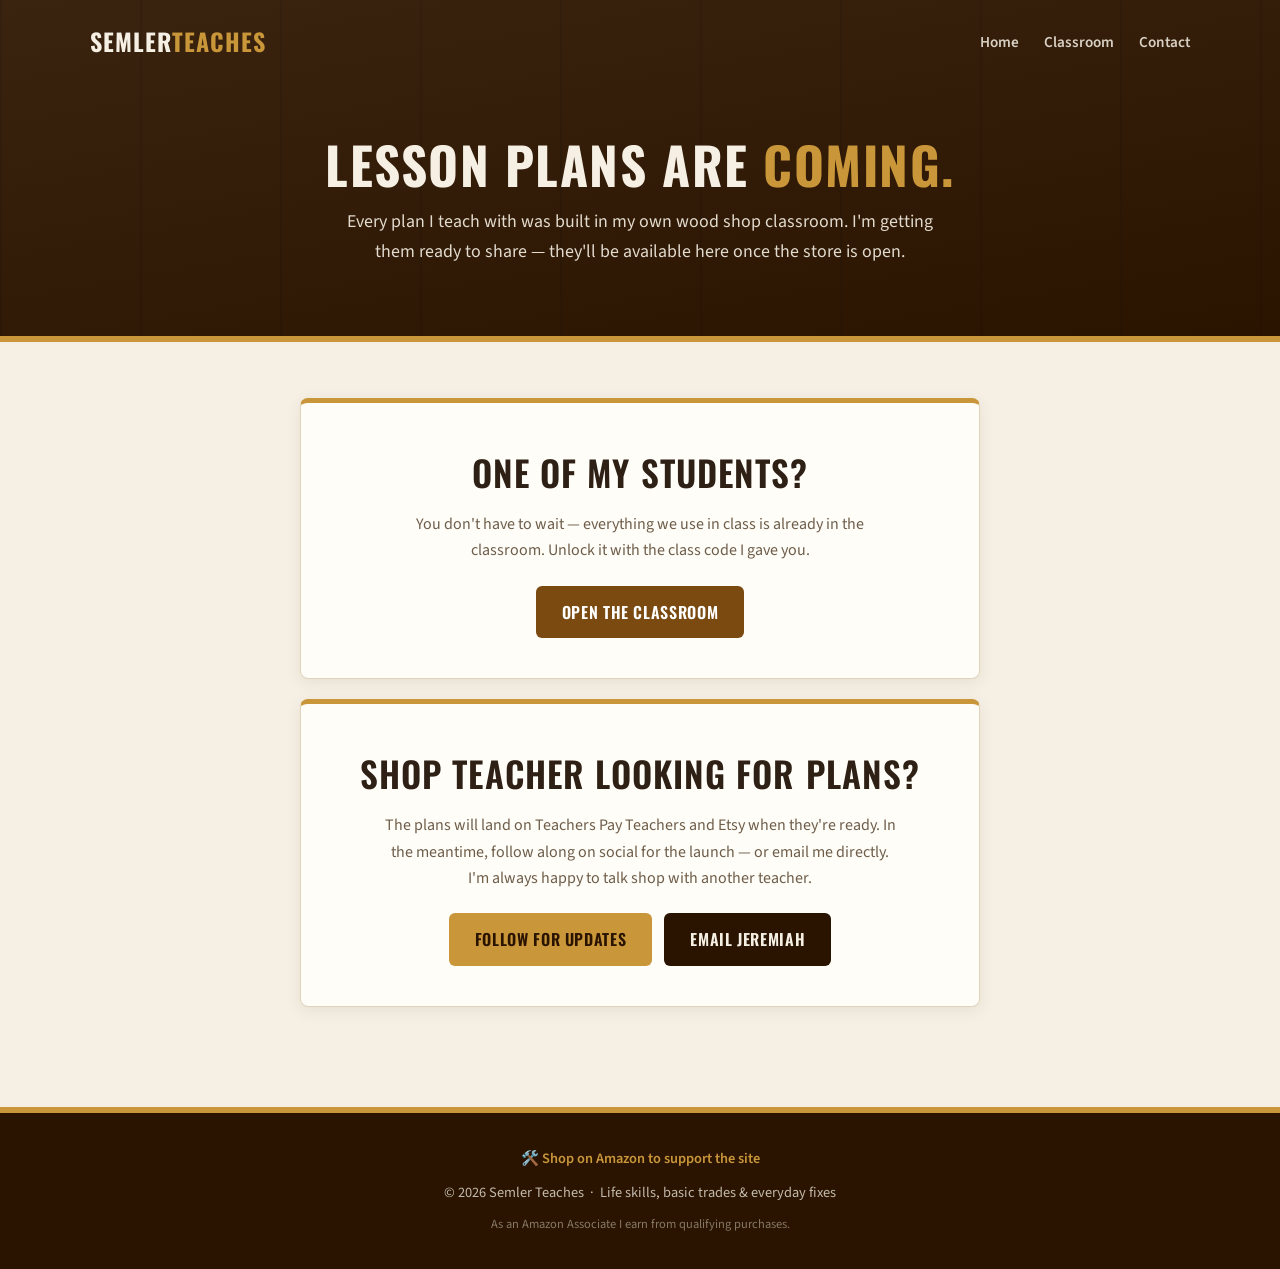
<file: lesson-plans.html>
<!DOCTYPE html>
<html lang="en">
<head>
  <meta charset="UTF-8" />
  <meta name="viewport" content="width=device-width, initial-scale=1.0" />
  <link rel="icon" href="/favicon.svg" type="image/svg+xml" />
  <title>Lesson Plans — Coming Soon | Semler Teaches</title>
  <meta name="description" content="Wood shop lesson plans and project plans from Semler Teaches are coming soon. Students can access everything now in the classroom." />
  <link rel="canonical" href="https://semlerteaches.com/lesson-plans.html" />
  <meta property="og:type" content="website" />
  <meta property="og:site_name" content="Semler Teaches" />
  <meta property="og:title" content="Lesson Plans — Coming Soon | Semler Teaches" />
  <meta property="og:description" content="Wood shop lesson plans and project plans from Semler Teaches are coming soon. Students can access everything now in the classroom." />
  <meta property="og:url" content="https://semlerteaches.com/lesson-plans.html" />
  <meta property="og:image" content="https://semlerteaches.com/images/shop-banner.jpg" />
  <link rel="preconnect" href="https://fonts.googleapis.com" />
  <link rel="preconnect" href="https://fonts.gstatic.com" crossorigin />
  <link href="https://fonts.googleapis.com/css2?family=Oswald:wght@500;600;700&family=Source+Sans+3:wght@400;600;700&display=swap" rel="stylesheet" />
  <style>
    :root {
      --bg: #f6f0e4;
      --text: #2e2014;
      --muted: #6e5d49;
      --card: #fffdf8;
      --wood: #7a4a10;
      --wood-dark: #2a1400;
      --gold: #c9963a;
      --border: #e0d3bc;
      --cream: #f1e6d2;
    }

    * { box-sizing: border-box; margin: 0; padding: 0; }

    body {
      font-family: 'Source Sans 3', Georgia, serif;
      background: var(--bg);
      color: var(--text);
      line-height: 1.65;
    }

    h1, h2, h3, .logo, .btn {
      font-family: 'Oswald', 'Arial Narrow', sans-serif;
    }

    /* ── Header ── */
    header {
      position: relative;
      background:
        repeating-linear-gradient(90deg, rgba(0,0,0,0.10) 0px, rgba(0,0,0,0.10) 2px, transparent 2px, transparent 140px),
        linear-gradient(170deg, #3a2410 0%, #2a1400 100%);
      color: #f6f0e4;
      padding: 22px 20px 0;
      border-bottom: 6px solid var(--gold);
    }

    .nav {
      max-width: 1100px;
      margin: 0 auto;
      display: flex;
      justify-content: space-between;
      align-items: center;
      gap: 16px;
      flex-wrap: wrap;
      padding-bottom: 18px;
    }

    .logo {
      font-size: 1.5rem;
      font-weight: 700;
      letter-spacing: 0.04em;
      text-transform: uppercase;
      text-decoration: none;
      color: #f6f0e4;
    }

    .logo span { color: var(--gold); }

    .nav-links a {
      color: rgba(246,240,228,0.85);
      text-decoration: none;
      margin-left: 22px;
      font-weight: 600;
      font-size: 0.95rem;
      transition: color 0.15s;
    }

    .nav-links a:hover { color: var(--gold); }

    .hero {
      max-width: 1100px;
      margin: 0 auto;
      padding: 56px 0 68px;
      text-align: center;
    }

    .hero h1 {
      font-size: clamp(2rem, 4.5vw, 3.2rem);
      font-weight: 700;
      text-transform: uppercase;
      letter-spacing: 0.03em;
      line-height: 1.12;
      margin-bottom: 14px;
    }

    .hero h1 em { font-style: normal; color: var(--gold); }

    .hero p {
      font-size: 1.12rem;
      max-width: 620px;
      margin: 0 auto;
      opacity: 0.9;
      line-height: 1.7;
    }

    /* ── Main ── */
    main {
      max-width: 720px;
      margin: 0 auto;
      padding: 56px 20px 80px;
    }

    .panel {
      background: var(--card);
      border: 1px solid var(--border);
      border-top: 5px solid var(--gold);
      border-radius: 8px;
      padding: 40px 44px;
      box-shadow: 0 4px 16px rgba(46,32,20,0.08);
      text-align: center;
      margin-bottom: 20px;
    }

    .panel h2 {
      font-size: clamp(1.7rem, 3vw, 2.2rem);
      font-weight: 600;
      text-transform: uppercase;
      letter-spacing: 0.03em;
      margin-bottom: 10px;
    }

    .panel p {
      color: var(--muted);
      margin-bottom: 22px;
      font-size: 1rem;
      max-width: 520px;
      margin-left: auto;
      margin-right: auto;
    }

    .panel p:last-child { margin-bottom: 0; }

    .button-row {
      display: flex;
      gap: 12px;
      flex-wrap: wrap;
      justify-content: center;
    }

    .btn {
      display: inline-block;
      padding: 13px 26px;
      border-radius: 6px;
      text-decoration: none;
      font-weight: 600;
      font-size: 1rem;
      letter-spacing: 0.04em;
      text-transform: uppercase;
      transition: transform 0.12s, box-shadow 0.12s;
    }

    .btn:hover { transform: translateY(-1px); box-shadow: 0 6px 18px rgba(0,0,0,0.22); }
    .btn-wood { background: var(--wood); color: #fff; }
    .btn-gold { background: var(--gold); color: #2a1400; }
    .btn-dark { background: var(--wood-dark); color: #f6f0e4; }

    /* ── Footer ── */
    footer {
      border-top: 6px solid var(--gold);
      background: #2a1400;
      padding: 34px 20px;
      color: rgba(246,240,228,0.75);
      text-align: center;
      font-size: 0.9rem;
    }

    footer a { color: var(--gold); text-decoration: none; font-weight: 600; }
    footer a:hover { text-decoration: underline; }
    footer .disclosure { font-size: 0.78rem; opacity: 0.6; margin-top: 10px; }

    @media (max-width: 640px) {
      .nav-links a { margin-left: 14px; font-size: 0.85rem; }
      .hero { padding: 44px 0 52px; }
      .panel { padding: 30px 24px; }
    }
  </style>
</head>
<body>

  <header>
    <div class="nav">
      <a class="logo" href="index.html">Semler<span>Teaches</span></a>
      <nav class="nav-links">
        <a href="index.html">Home</a>
        <a href="classroom.html">Classroom</a>
        <a href="mailto:jscrossing@gmail.com">Contact</a>
      </nav>
    </div>

    <section class="hero">
      <h1>Lesson plans are <em>coming.</em></h1>
      <p>
        Every plan I teach with was built in my own wood shop classroom. I'm getting them ready to share — they'll be available here once the store is open.
      </p>
    </section>
  </header>

  <main>

    <div class="panel">
      <h2>One of my students?</h2>
      <p>You don't have to wait — everything we use in class is already in the classroom. Unlock it with the class code I gave you.</p>
      <div class="button-row">
        <a class="btn btn-wood" href="classroom.html">Open the Classroom</a>
      </div>
    </div>

    <div class="panel">
      <h2>Shop teacher looking for plans?</h2>
      <p>The plans will land on Teachers Pay Teachers and Etsy when they're ready. In the meantime, follow along on social for the launch — or email me directly. I'm always happy to talk shop with another teacher.</p>
      <div class="button-row">
        <a class="btn btn-gold" href="index.html">Follow for Updates</a>
        <a class="btn btn-dark" href="mailto:jscrossing@gmail.com">Email Jeremiah</a>
      </div>
    </div>

  </main>

  <footer>
    <div style="margin-bottom:10px;"><a href="https://amzn.to/4e2d30a" target="_blank" rel="sponsored noopener">🛠️ Shop on Amazon to support the site</a></div>
    &copy; 2026 Semler Teaches &nbsp;·&nbsp; Life skills, basic trades &amp; everyday fixes
    <p class="disclosure">As an Amazon Associate I earn from qualifying purchases.</p>
  </footer>

</body>
</html>
</file>
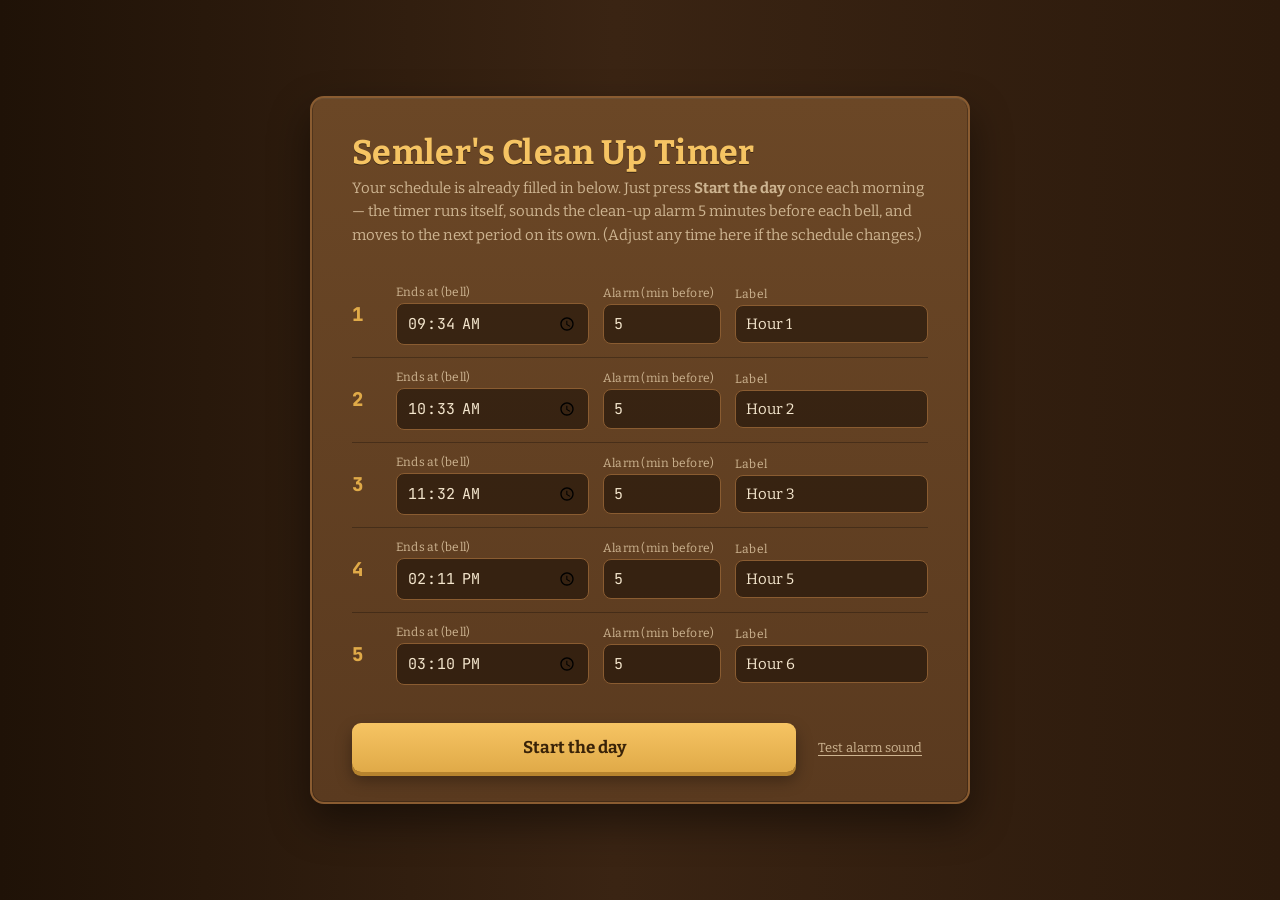
<file: timer.html>
<!DOCTYPE html>
<html lang="en">
<head>
<meta charset="UTF-8">
<meta name="viewport" content="width=device-width, initial-scale=1.0">
<title>Semler's Clean Up Timer | Semler Teaches</title>
<meta name="description" content="Wood-shop classroom period timer with clean-up alarms.">
<meta name="robots" content="noindex, follow">
<link rel="icon" href="/favicon.svg" type="image/svg+xml">
<link rel="preconnect" href="https://fonts.googleapis.com">
<link rel="preconnect" href="https://fonts.gstatic.com" crossorigin>
<link href="https://fonts.googleapis.com/css2?family=Bitter:wght@400;500;600;700&family=JetBrains+Mono:wght@500;700;800&display=swap" rel="stylesheet">
<style>
  :root{
    /* ---- woodworking / craftsman palette ---- */
    --wood-deep:   #241509;   /* dark walnut base            */
    --wood:        #3a2413;   /* walnut                       */
    --panel:       #5a3a1f;   /* oak plaque                   */
    --panel-2:     #6b4726;   /* lighter oak highlight        */
    --panel-line:  #8a5c31;   /* routed edge / border         */
    --cream:       #f4e6cd;   /* parchment text               */
    --cream-dim:   #cdb491;   /* dim text                     */
    --brass:       #e0aa48;   /* brass / gold accent          */
    --brass-bright:#f6c463;
    --brass-dark:  #b6832e;
    --ember:       #e2571e;   /* alarm base                   */
    --ember-bright:#ff8a3d;   /* alarm flash / glow           */
  }
  *{ box-sizing: border-box; }
  html, body{
    margin:0; padding:0; height:100%;
    color: var(--cream);
    font-family: 'Bitter', Georgia, serif;
    overflow: hidden;
    /* faux wood grain: warm base + fine + coarse grain lines */
    background-color: var(--wood-deep);
    background-image:
      linear-gradient(90deg, #1f1207 0%, #3a2413 48%, #2c1a0c 100%),
      repeating-linear-gradient(91deg,
        rgba(240,210,160,0.05) 0px, rgba(240,210,160,0.05) 1px,
        transparent 1px, transparent 5px),
      repeating-linear-gradient(90deg,
        rgba(0,0,0,0.18) 0px, rgba(0,0,0,0.18) 2px,
        transparent 2px, transparent 11px);
    background-blend-mode: normal, overlay, normal;
  }
  #app{ position:relative; width:100vw; height:100vh; }

  /* ---------- shared ---------- */
  button{
    font-family: inherit;
    cursor: pointer;
    border: none;
    background: none;
    color: inherit;
  }
  .hidden{ display:none !important; }

  /* ---------- SETUP SCREEN ---------- */
  #setup{
    height:100%;
    display:flex;
    align-items:center;
    justify-content:center;
    padding: 4vh 4vw;
  }
  #setup-card{
    width: 100%;
    max-width: 660px;
    background:
      linear-gradient(180deg, var(--panel-2), var(--panel));
    border: 2px solid var(--panel-line);
    border-radius: 14px;
    padding: 34px 40px 30px;
    box-shadow:
      0 18px 40px rgba(0,0,0,0.45),
      inset 0 1px 0 rgba(255,225,180,0.15),
      inset 0 0 0 1px rgba(0,0,0,0.25);
  }
  #setup-card h1{
    font-size: clamp(26px, 3vw, 34px);
    margin: 0 0 4px;
    font-weight: 700;
    letter-spacing: 0.01em;
    color: var(--brass-bright);
    text-shadow: 0 1px 0 rgba(0,0,0,0.4);
  }
  #setup-card p.sub{
    margin: 0 0 26px;
    color: var(--cream-dim);
    font-size: 15px;
    line-height: 1.55;
  }
  .period-row{
    display:grid;
    grid-template-columns: 30px 1fr 118px 1fr;
    gap: 14px;
    align-items: center;
    padding: 12px 0;
    border-top: 1px solid rgba(0,0,0,0.28);
  }
  .period-row:first-of-type{ border-top: none; }
  .period-num{
    font-family: 'JetBrains Mono', monospace;
    color: var(--brass);
    font-size: 19px;
    font-weight: 800;
  }
  .field-label{
    font-size: 12px;
    color: var(--cream-dim);
    display:block;
    margin-bottom: 4px;
    letter-spacing: 0.02em;
  }
  .period-row input[type="time"],
  .period-row input[type="number"],
  .period-row input[type="text"]{
    width: 100%;
    background: rgba(20,12,5,0.55);
    border: 1px solid var(--panel-line);
    border-radius: 8px;
    color: var(--cream);
    padding: 9px 10px;
    font-family: 'JetBrains Mono', monospace;
    font-size: 15px;
  }
  .period-row input[type="text"]{ font-family: 'Bitter', serif; }
  .period-row input:focus{
    outline: 2px solid var(--brass);
    outline-offset: 1px;
  }
  #setup-actions{
    margin-top: 26px;
    display:flex;
    align-items:center;
    gap: 16px;
  }
  #start-btn{
    background: linear-gradient(180deg, var(--brass-bright), var(--brass));
    color: #3a2308;
    font-weight: 700;
    font-size: 17px;
    padding: 14px 26px;
    border-radius: 9px;
    flex: 1;
    box-shadow: 0 4px 0 var(--brass-dark), 0 8px 16px rgba(0,0,0,0.35);
  }
  #start-btn:hover{ filter: brightness(1.06); }
  #start-btn:active{ transform: translateY(2px); box-shadow: 0 2px 0 var(--brass-dark); }
  #test-sound-btn{
    color: var(--cream-dim);
    font-size: 13px;
    text-decoration: underline;
    text-underline-offset: 3px;
  }
  #test-sound-btn:hover{ color: var(--cream); }

  /* ---------- MAIN DISPLAY ---------- */
  #display{
    height:100%;
    display:flex;
    flex-direction: column;
    align-items:center;
    justify-content: center;
    text-align:center;
    position: relative;
  }
  #corner-controls{
    position:absolute;
    top: 22px;
    right: 26px;
    display:flex;
    gap: 18px;
    z-index: 5;
  }
  #corner-controls button{
    color: var(--cream-dim);
    font-size: 13px;
    letter-spacing: 0.02em;
  }
  #corner-controls button:hover{ color: var(--brass-bright); }

  #tally{
    position:absolute;
    top: 24px;
    left: 26px;
    display:flex;
    gap: 10px;
  }
  .tally-dot{
    width: 12px;
    height: 12px;
    border-radius: 50%;
    background: rgba(0,0,0,0.35);
    border: 1px solid var(--panel-line);
  }
  .tally-dot.done{ background: var(--brass-dark); border-color: var(--brass-dark); }
  .tally-dot.active{ background: var(--brass-bright); border-color: var(--brass-bright); box-shadow: 0 0 10px var(--brass); }

  #period-label{
    font-size: clamp(22px, 3vw, 30px);
    color: var(--cream);
    font-weight: 600;
    margin-bottom: 2px;
  }
  #count-caption{
    font-size: clamp(12px, 1.4vw, 15px);
    color: var(--cream-dim);
    letter-spacing: 0.06em;
    text-transform: uppercase;
    margin-bottom: 18px;
  }
  #clock-time{
    font-family:'JetBrains Mono', monospace;
    font-size: clamp(14px, 1.6vw, 18px);
    color: var(--cream-dim);
    margin-bottom: 8px;
    letter-spacing: 0.06em;
  }
  #countdown{
    font-family: 'JetBrains Mono', monospace;
    font-weight: 800;
    font-size: clamp(90px, 21vw, 260px);
    line-height: 1;
    letter-spacing: -0.02em;
    font-variant-numeric: tabular-nums;
    color: var(--cream);
    text-shadow: 0 2px 0 rgba(0,0,0,0.45);
  }
  #alarm-message{
    margin-top: 14px;
    font-size: clamp(22px, 3.4vw, 40px);
    font-weight: 700;
    color: var(--brass-bright);
    min-height: 1.4em;
  }
  #next-btn{
    margin-top: 38px;
    background: rgba(20,12,5,0.4);
    border: 1px solid var(--panel-line);
    color: var(--cream-dim);
    font-weight: 600;
    font-size: clamp(14px, 1.5vw, 16px);
    padding: 11px 30px;
    border-radius: 10px;
  }
  #next-btn:hover{ color: var(--brass-bright); border-color: var(--brass); }

  /* ---------- ALARM (clean-up) STATE ---------- */
  /* The background flashes red for the WHOLE clean-up window (until the bell).
     The words stay fixed in cream so they're always readable on both frames. */
  #display.alarm #countdown,
  #display.alarm #period-label,
  #display.alarm #alarm-message,
  #display.alarm #count-caption,
  #display.alarm #clock-time,
  #display.alarm #display-title{
    color: var(--cream);
    text-shadow: 0 2px 6px rgba(0,0,0,0.55);
  }
  #display.alarm .tally-dot.active{
    background: var(--cream);
    border-color: var(--cream);
  }
  #display.alarm.flashing{
    animation: flashbg 0.6s steps(1,end) infinite;
  }
  @keyframes flashbg{
    0%, 49%{ background-color: var(--ember); }
    50%, 100%{ background-color: #1c0f06; }
  }

  @media (prefers-reduced-motion: reduce){
    #display.alarm.flashing{ animation: none; background-color: var(--ember); }
  }

  #display-title{
    position:absolute;
    top: 22px;
    left: 50%;
    transform: translateX(-50%);
    font-size: clamp(14px, 1.8vw, 20px);
    font-weight: 700;
    letter-spacing: 0.06em;
    text-transform: uppercase;
    color: var(--brass);
    white-space: nowrap;
    z-index: 4;
  }

  /* ---------- DAY COMPLETE ---------- */
  #complete{
    height:100%;
    display:flex;
    flex-direction:column;
    align-items:center;
    justify-content:center;
    text-align:center;
    padding: 0 6vw;
  }
  #complete h1{
    font-size: clamp(34px, 5vw, 56px);
    margin: 0 0 12px;
    color: var(--brass-bright);
  }
  #complete p{
    color: var(--cream-dim);
    font-size: 17px;
    margin: 0 0 30px;
  }
  #restart-btn{
    background: linear-gradient(180deg, var(--panel-2), var(--panel));
    border: 1px solid var(--panel-line);
    color: var(--cream);
    padding: 13px 30px;
    border-radius: 9px;
    font-size: 15px;
  }
  #restart-btn:hover{ border-color: var(--brass); color: var(--brass-bright); }

  @media (max-width: 620px){
    .period-row{ grid-template-columns: 24px 1fr; row-gap: 6px; }
    .period-row .field-label{ grid-column: 2; }
  }
</style>
</head>
<body>
<div id="app">

  <!-- SETUP -->
  <section id="setup">
    <div id="setup-card">
      <h1>Semler's Clean Up Timer</h1>
      <p class="sub">Your schedule is already filled in below. Just press <strong>Start the day</strong> once each morning &mdash; the timer runs itself, sounds the clean-up alarm 5 minutes before each bell, and moves to the next period on its own. (Adjust any time here if the schedule changes.)</p>
      <div id="period-rows"></div>
      <div id="setup-actions">
        <button id="start-btn">Start the day</button>
        <button id="test-sound-btn" type="button">Test alarm sound</button>
      </div>
    </div>
  </section>

  <!-- MAIN DISPLAY -->
  <section id="display" class="hidden">
    <div id="display-title">Semler's Clean Up Timer</div>
    <div id="tally"></div>
    <div id="corner-controls">
      <button id="mute-btn" type="button">Mute</button>
      <button id="edit-btn" type="button">Edit times</button>
    </div>
    <div id="clock-time"></div>
    <div id="period-label"></div>
    <div id="count-caption"></div>
    <div id="countdown">00:00</div>
    <div id="alarm-message"></div>
    <button id="next-btn" type="button">Skip to next period</button>
  </section>

  <!-- DAY COMPLETE -->
  <section id="complete" class="hidden">
    <h1>That's the last bell.</h1>
    <p>Nice work today.</p>
    <button id="restart-btn" type="button">Back to the schedule</button>
  </section>

</div>

<script>
(function(){
  // ---- your default schedule (24-hour times) ----
  // end = bell time; warn = minutes before the bell to sound the clean-up alarm
  var DEFAULT_PERIODS = [
    { label: 'Hour 1', end: '09:34', warn: 5 },
    { label: 'Hour 2', end: '10:33', warn: 5 },
    { label: 'Hour 3', end: '11:32', warn: 5 },
    { label: 'Hour 5', end: '14:11', warn: 5 },
    { label: 'Hour 6', end: '15:10', warn: 5 }
  ];

  var BEEP_COUNT = 20;      // number of clean-up beeps (~9-10s) before it goes quiet

  var periods = [];
  var currentIndex = 0;
  var alarmActive = false;
  var muted = false;
  var audioCtx = null;
  var beepTimer = null;
  var flashTimer = null;
  var tickTimer = null;

  var $setup = document.getElementById('setup');
  var $rows = document.getElementById('period-rows');
  var $startBtn = document.getElementById('start-btn');
  var $testSoundBtn = document.getElementById('test-sound-btn');

  var $display = document.getElementById('display');
  var $tally = document.getElementById('tally');
  var $periodLabel = document.getElementById('period-label');
  var $countCaption = document.getElementById('count-caption');
  var $clockTime = document.getElementById('clock-time');
  var $countdown = document.getElementById('countdown');
  var $alarmMessage = document.getElementById('alarm-message');
  var $nextBtn = document.getElementById('next-btn');
  var $muteBtn = document.getElementById('mute-btn');
  var $editBtn = document.getElementById('edit-btn');

  var $complete = document.getElementById('complete');
  var $restartBtn = document.getElementById('restart-btn');

  // ---------- load config from URL hash, if present ----------
  var HASH_VERSION = 2;   // bump this to retire old saved schedules
  function loadFromHash(){
    if (location.hash.length > 1){
      try{
        var json = decodeURIComponent(escape(atob(location.hash.slice(1))));
        var parsed = JSON.parse(json);
        if (parsed && parsed.v === HASH_VERSION &&
            Array.isArray(parsed.periods) && parsed.periods.length === 5){
          return parsed.periods;
        }
      }catch(e){ /* ignore bad hash */ }
      // stale or unrecognized schedule -> drop it so defaults win
      try{ history.replaceState(null, '', location.pathname + location.search); }catch(e){}
    }
    return null;
  }
  function saveToHash(){
    var json = JSON.stringify({ v: HASH_VERSION, periods: periods });
    location.hash = btoa(unescape(encodeURIComponent(json)));
  }

  // ---------- build setup rows ----------
  function buildSetupRows(initial){
    $rows.innerHTML = '';
    initial.forEach(function(p, i){
      var row = document.createElement('div');
      row.className = 'period-row';
      row.innerHTML =
        '<span class="period-num">' + (i+1) + '</span>' +
        '<div><span class="field-label">Ends at (bell)</span>' +
          '<input type="time" data-idx="' + i + '" data-field="end" value="' + p.end + '"></div>' +
        '<div><span class="field-label">Alarm (min before)</span>' +
          '<input type="number" min="0" max="30" data-idx="' + i + '" data-field="warn" value="' + p.warn + '"></div>' +
        '<div><span class="field-label">Label</span>' +
          '<input type="text" data-idx="' + i + '" data-field="label" value="' + p.label + '"></div>';
      $rows.appendChild(row);
    });
  }

  function readSetupRows(){
    var result = DEFAULT_PERIODS.map(function(p){ return { label:p.label, end:p.end, warn:p.warn }; });
    $rows.querySelectorAll('input').forEach(function(input){
      var idx = parseInt(input.getAttribute('data-idx'), 10);
      var field = input.getAttribute('data-field');
      if (field === 'warn'){
        result[idx][field] = Math.max(0, parseInt(input.value, 10) || 0);
      } else {
        result[idx][field] = input.value || result[idx][field];
      }
    });
    return result;
  }

  // ---------- audio ----------
  function ensureAudio(){
    if (!audioCtx){
      var Ctx = window.AudioContext || window.webkitAudioContext;
      audioCtx = new Ctx();
    }
    if (audioCtx.state === 'suspended') audioCtx.resume();
  }
  function beepOnce(){
    if (muted || !audioCtx) return;
    var osc = audioCtx.createOscillator();
    var gain = audioCtx.createGain();
    osc.type = 'square';
    osc.frequency.value = 880;
    gain.gain.value = 0.0001;
    osc.connect(gain);
    gain.connect(audioCtx.destination);
    var now = audioCtx.currentTime;
    gain.gain.exponentialRampToValueAtTime(0.35, now + 0.02);
    gain.gain.exponentialRampToValueAtTime(0.0001, now + 0.28);
    osc.start(now);
    osc.stop(now + 0.3);
  }
  // warm decaying bell tone for the actual period-end
  function bellChime(){
    if (muted || !audioCtx) return;
    var now = audioCtx.currentTime;
    var partials = [
      { f: 523.25, g: 0.32, d: 1.8 },  // C5 fundamental
      { f: 1046.5, g: 0.16, d: 1.4 },  // octave
      { f: 1567.9, g: 0.08, d: 1.0 }   // fifth above
    ];
    partials.forEach(function(p){
      var osc = audioCtx.createOscillator();
      var gain = audioCtx.createGain();
      osc.type = 'sine';
      osc.frequency.value = p.f;
      gain.gain.setValueAtTime(0.0001, now);
      gain.gain.exponentialRampToValueAtTime(p.g, now + 0.01);
      gain.gain.exponentialRampToValueAtTime(0.0001, now + p.d);
      osc.connect(gain);
      gain.connect(audioCtx.destination);
      osc.start(now);
      osc.stop(now + p.d + 0.05);
    });
  }
  function startAlarmSound(){
    ensureAudio();
    stopAlarmSound();
    var count = 0;
    beepOnce();
    beepTimer = setInterval(function(){
      count++;
      if (count >= BEEP_COUNT){ stopAlarmSound(); return; }
      beepOnce();
    }, 450);
  }
  function stopAlarmSound(){
    if (beepTimer){ clearInterval(beepTimer); beepTimer = null; }
  }

  // ---------- tally dots ----------
  function renderTally(){
    $tally.innerHTML = '';
    periods.forEach(function(p, i){
      var dot = document.createElement('div');
      dot.className = 'tally-dot' + (i < currentIndex ? ' done' : (i === currentIndex ? ' active' : ''));
      $tally.appendChild(dot);
    });
  }

  // ---------- time helpers ----------
  function getEndDate(timeStr){
    var parts = timeStr.split(':');
    var d = new Date();
    d.setHours(parseInt(parts[0],10), parseInt(parts[1],10), 0, 0);
    return d;
  }
  function formatRemaining(ms){
    var totalSec = Math.max(0, Math.round(ms / 1000));
    var h = Math.floor(totalSec / 3600);
    var m = Math.floor((totalSec % 3600) / 60);
    var s = totalSec % 60;
    var pad = function(n){ return n < 10 ? '0' + n : '' + n; };
    return h > 0 ? (h + ':' + pad(m) + ':' + pad(s)) : (pad(m) + ':' + pad(s));
  }

  function enterAlarm(){
    alarmActive = true;
    // Flash red for the whole clean-up window; it stays on until the bell.
    $display.classList.add('alarm', 'flashing');
    $alarmMessage.textContent = 'Time to clean up';
    startAlarmSound();
  }
  function clearAlarm(){
    alarmActive = false;
    $display.classList.remove('alarm', 'flashing');
    $alarmMessage.textContent = '';
    stopAlarmSound();
    if (flashTimer){ clearTimeout(flashTimer); flashTimer = null; }
  }

  // ---------- main loop ----------
  function tick(){
    var now = new Date();
    $clockTime.textContent = now.toLocaleTimeString([], { hour:'2-digit', minute:'2-digit', second:'2-digit' });

    if (currentIndex >= periods.length){
      showComplete();
      return;
    }

    var p = periods[currentIndex];
    var endDate = getEndDate(p.end);                       // bell time
    var alarmTarget = new Date(endDate.getTime() - p.warn * 60000);

    // period is over -> ring the bell (if we were in clean-up) and auto-advance
    if (now >= endDate){
      var wasAlarm = alarmActive;
      clearAlarm();
      if (wasAlarm) bellChime();
      currentIndex++;
      renderTally();
      tick();               // re-evaluate for the next period immediately
      return;
    }

    $periodLabel.textContent = p.label;

    if (now >= alarmTarget){
      // ---- clean-up window: count down to the actual bell ----
      $countCaption.textContent = 'until the bell';
      $countdown.textContent = formatRemaining(endDate - now);
      if (!alarmActive) enterAlarm();
    } else {
      // ---- normal: count down to the clean-up alarm ----
      $countCaption.textContent = 'until clean-up';
      $countdown.textContent = formatRemaining(alarmTarget - now);
      if (alarmActive) clearAlarm();
    }
  }

  function goToPeriod(idx){
    currentIndex = idx;
    clearAlarm();
    renderTally();
    tick();
  }

  function showComplete(){
    clearInterval(tickTimer);
    clearAlarm();
    $display.classList.add('hidden');
    $complete.classList.remove('hidden');
  }

  function startDay(){
    periods = readSetupRows();
    saveToHash();
    $setup.classList.add('hidden');
    $complete.classList.add('hidden');
    $display.classList.remove('hidden');
    ensureAudio();
    goToPeriod(0);
    clearInterval(tickTimer);
    tickTimer = setInterval(tick, 250);
  }

  // ---------- events ----------
  $startBtn.addEventListener('click', startDay);

  $testSoundBtn.addEventListener('click', function(){
    ensureAudio();
    beepOnce();
    setTimeout(beepOnce, 450);
    setTimeout(bellChime, 1100);
  });

  $nextBtn.addEventListener('click', function(){
    ensureAudio();
    goToPeriod(currentIndex + 1);
  });

  $muteBtn.addEventListener('click', function(){
    muted = !muted;
    $muteBtn.textContent = muted ? 'Unmute' : 'Mute';
    if (muted) stopAlarmSound();
    else if (alarmActive) startAlarmSound();
  });

  $editBtn.addEventListener('click', function(){
    clearInterval(tickTimer);
    clearAlarm();
    $display.classList.add('hidden');
    $complete.classList.add('hidden');
    buildSetupRows(periods.length ? periods : DEFAULT_PERIODS);
    $setup.classList.remove('hidden');
  });

  $restartBtn.addEventListener('click', function(){
    // Real clock times can't be replayed later in the day, so this returns
    // to the schedule screen — ready to press Start again (e.g. next morning).
    clearInterval(tickTimer);
    clearAlarm();
    $complete.classList.add('hidden');
    $display.classList.add('hidden');
    buildSetupRows(periods.length ? periods : DEFAULT_PERIODS);
    $setup.classList.remove('hidden');
  });

  // ---------- init ----------
  var fromHash = loadFromHash();
  buildSetupRows(fromHash || DEFAULT_PERIODS);
})();
</script>
</body>
</html>
</file>
